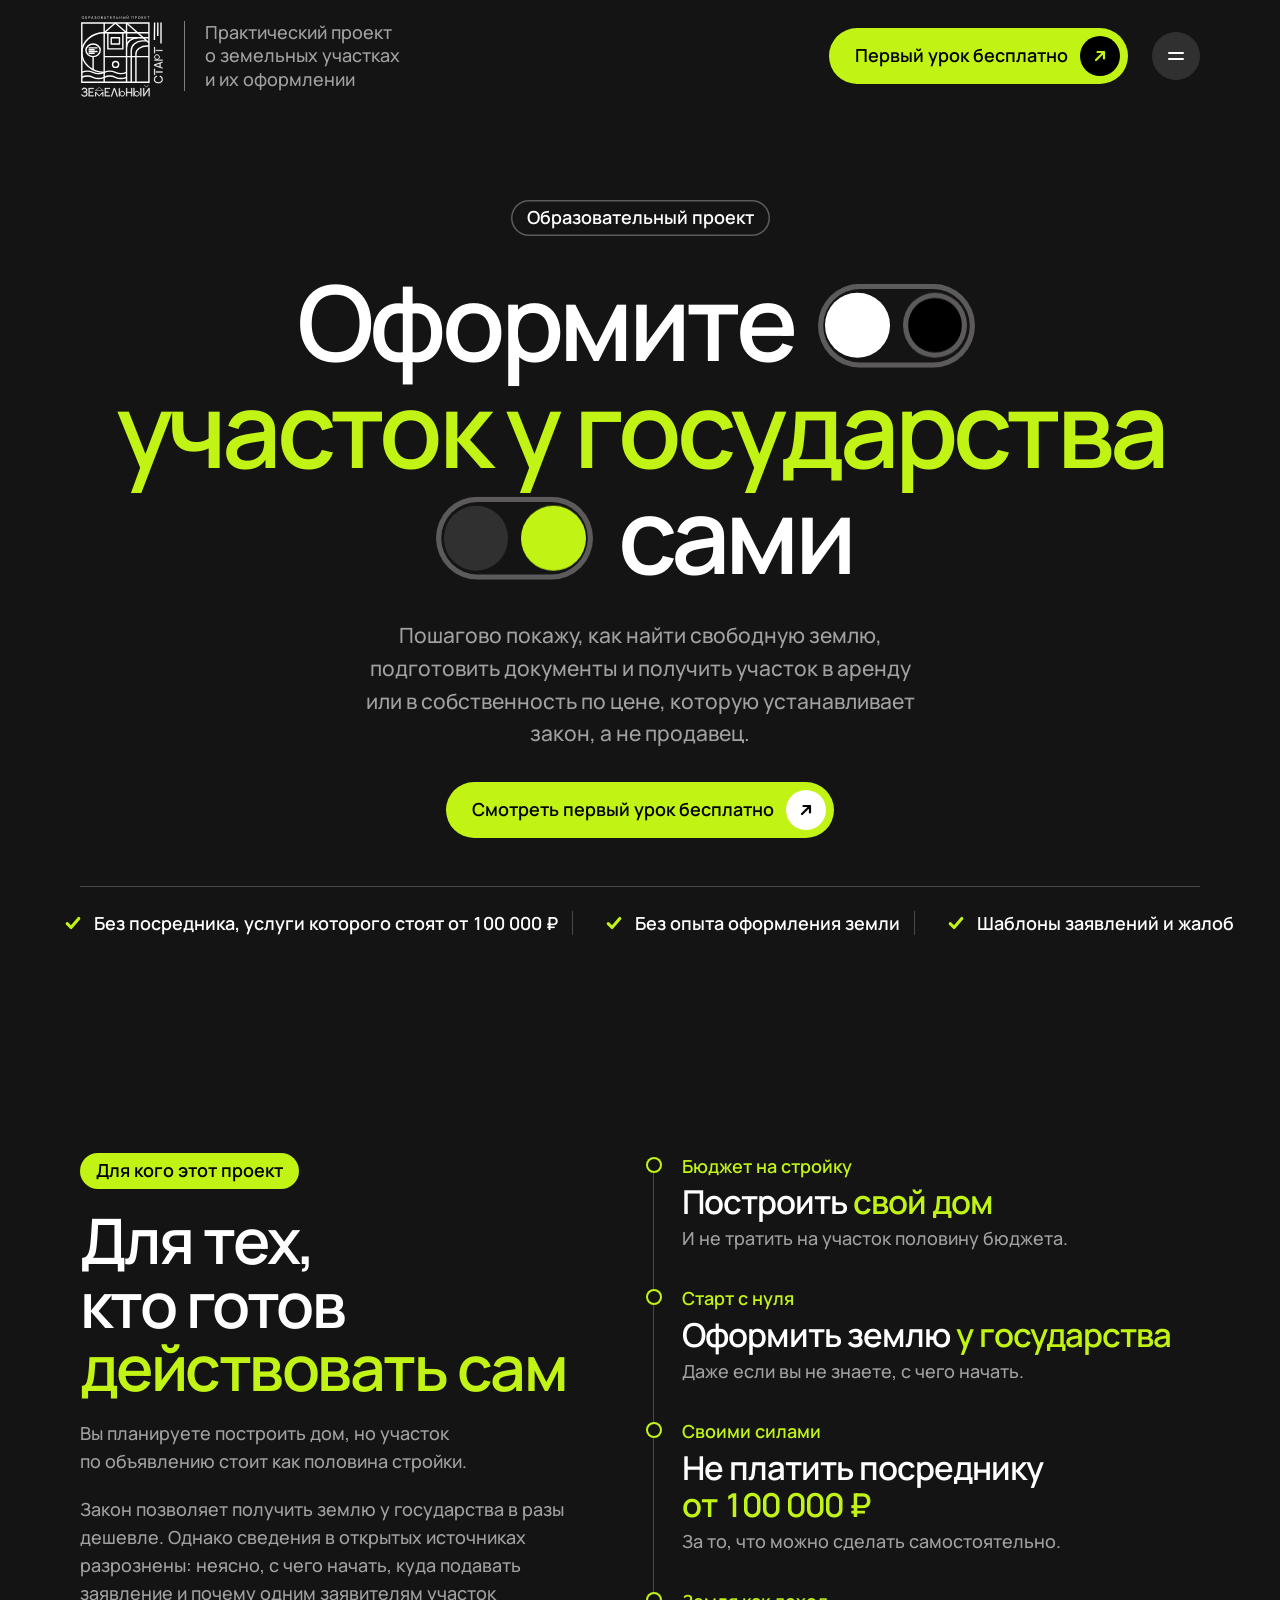
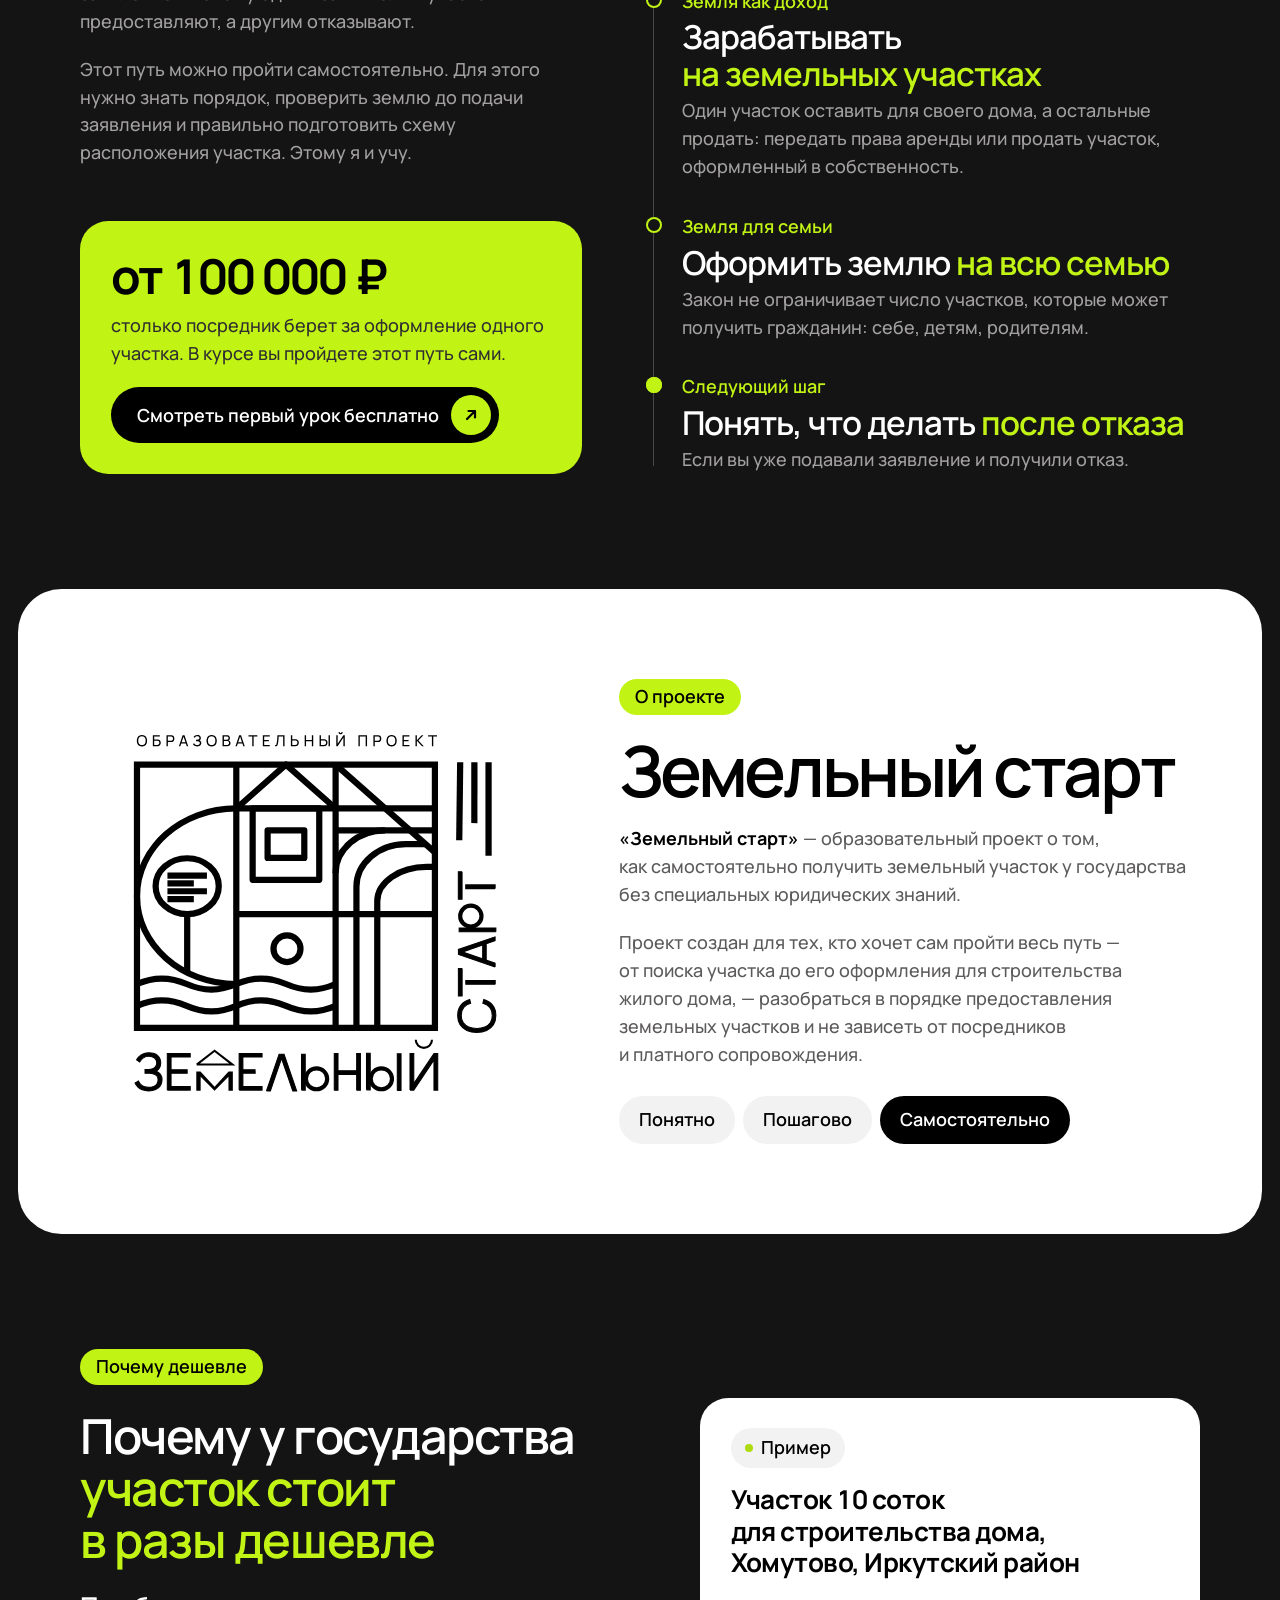
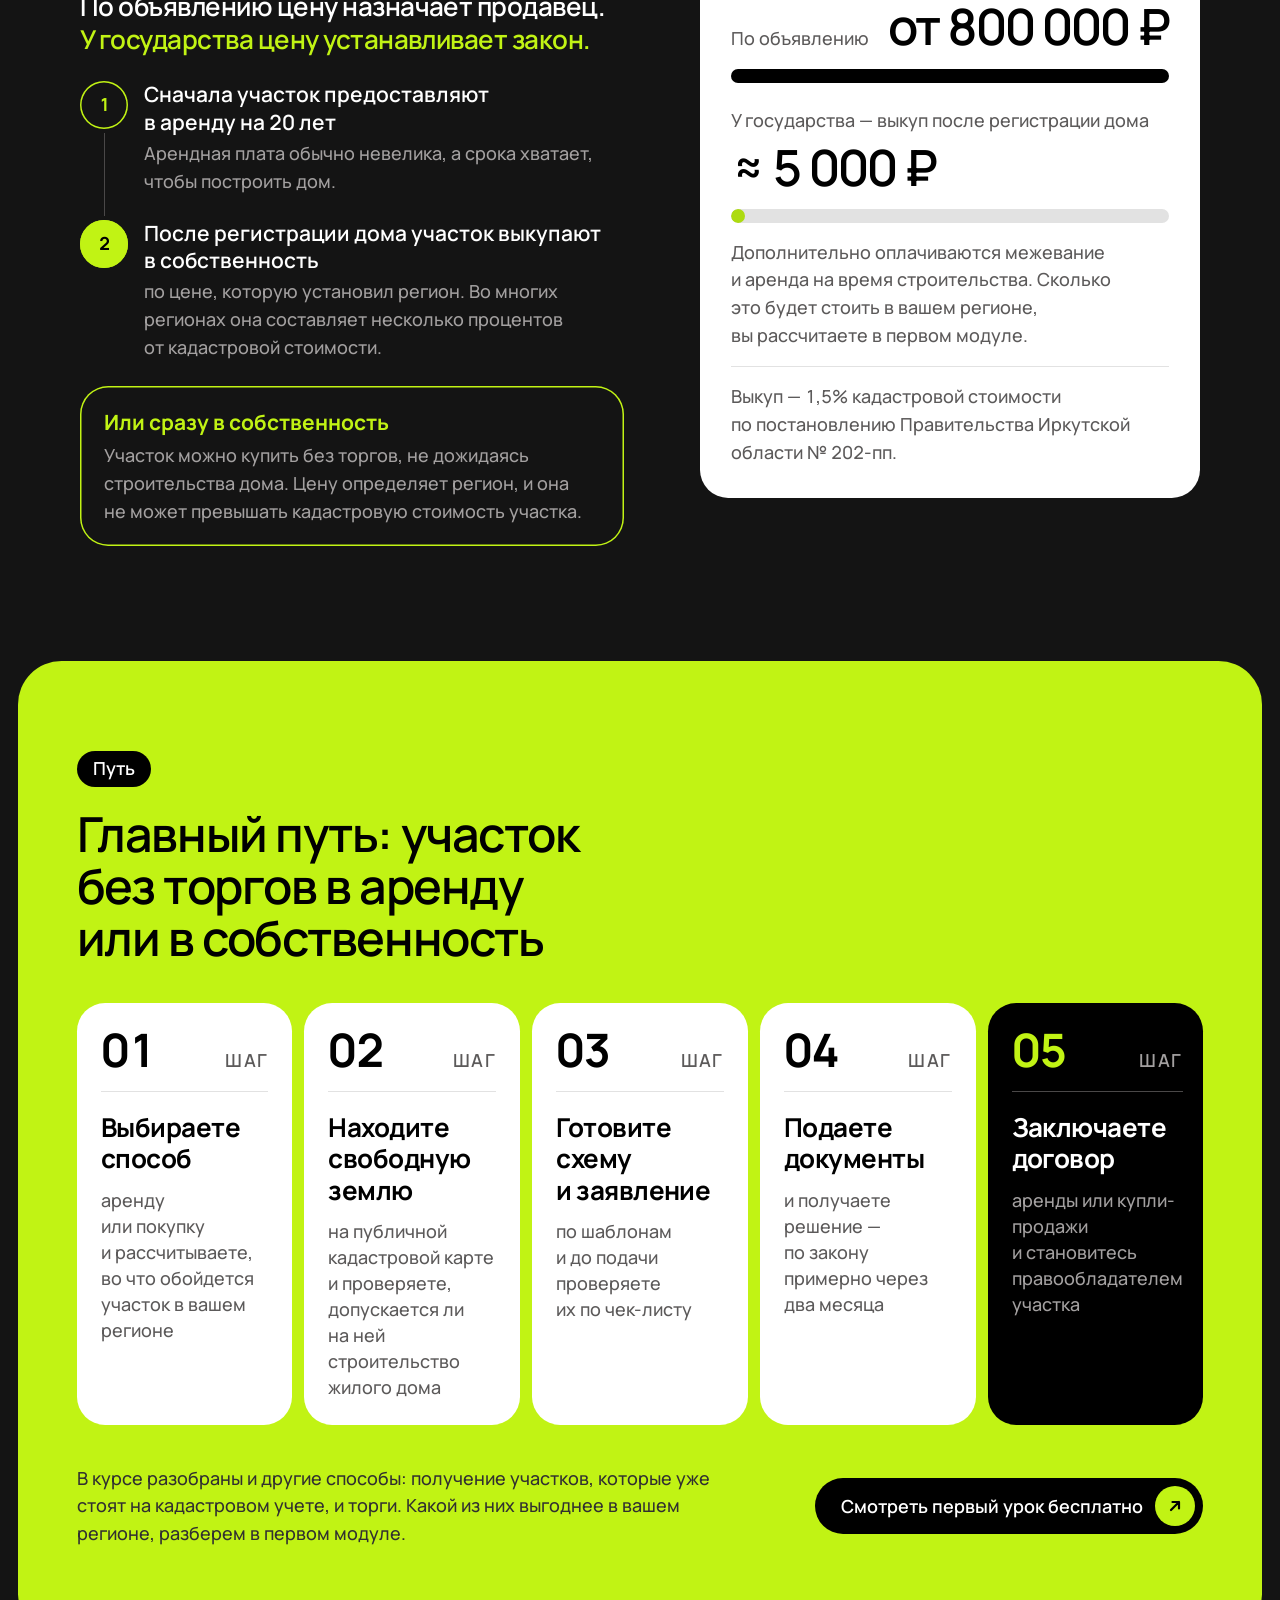
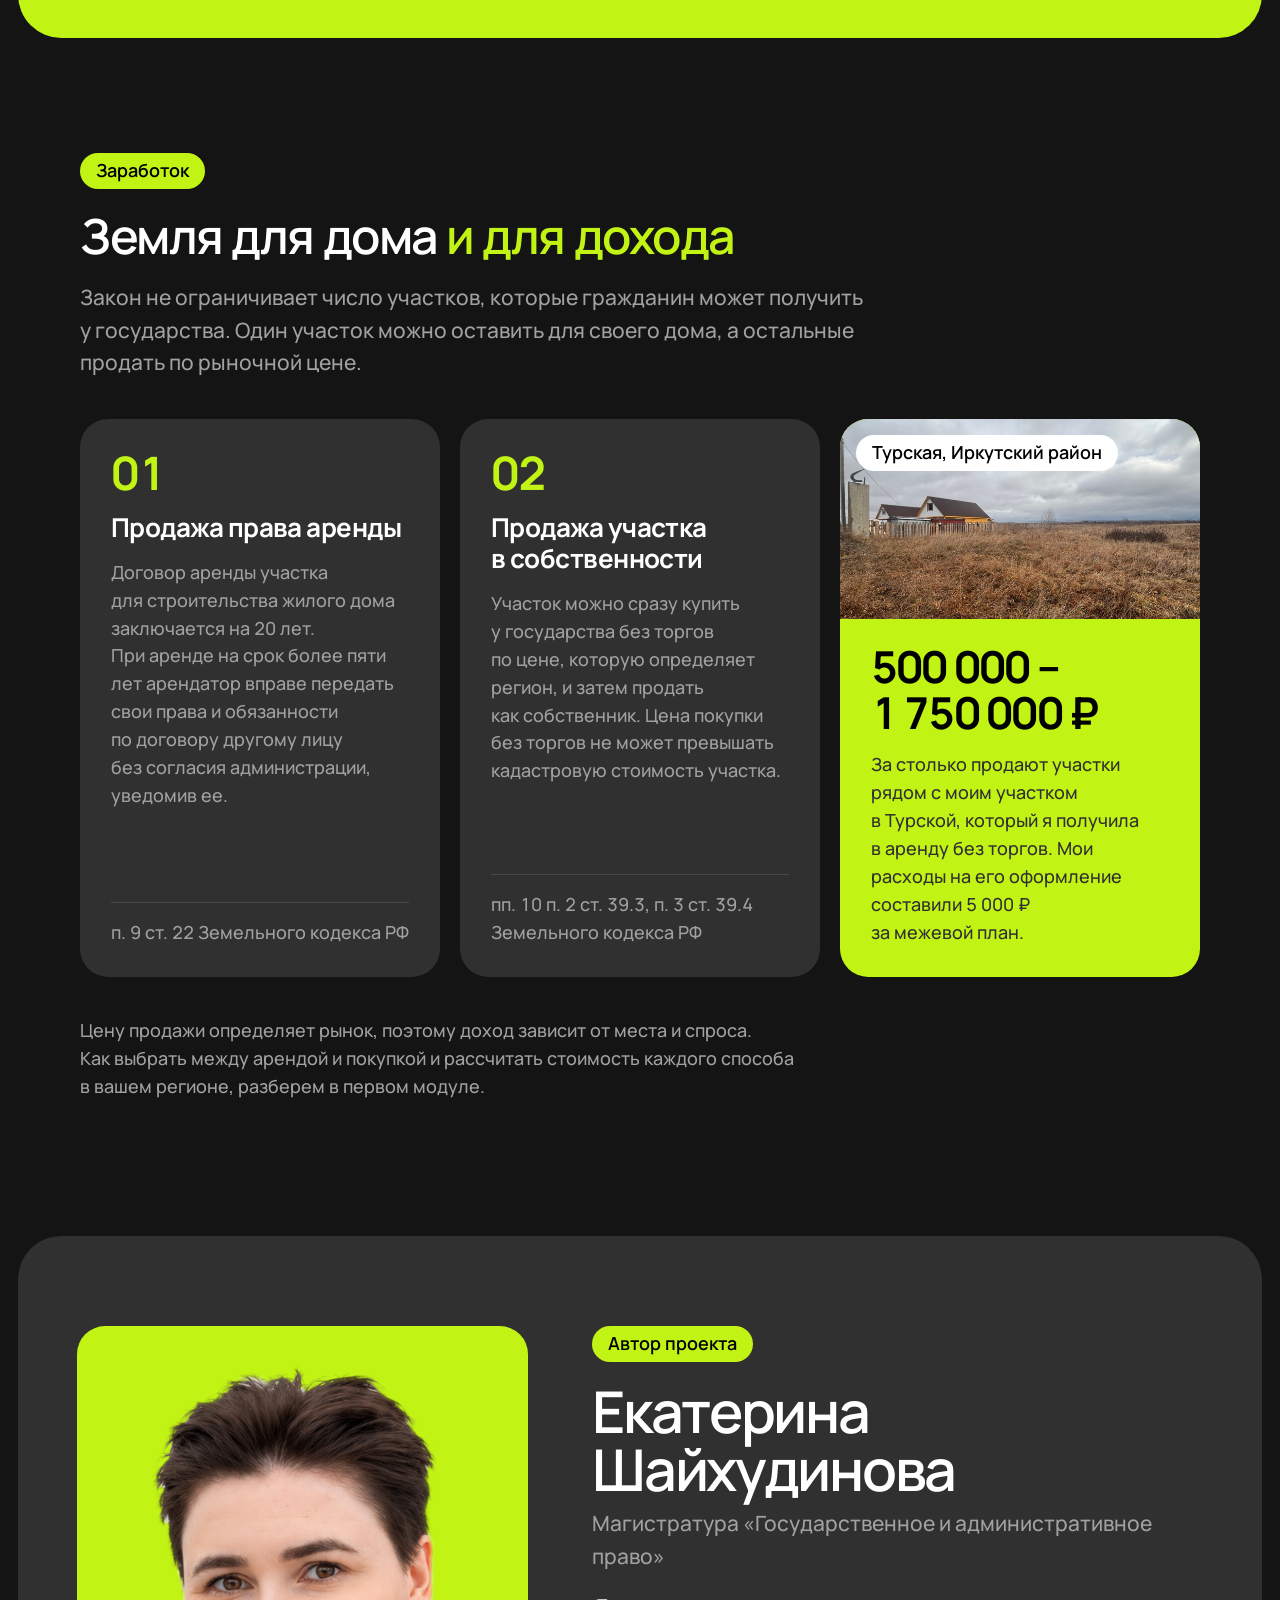
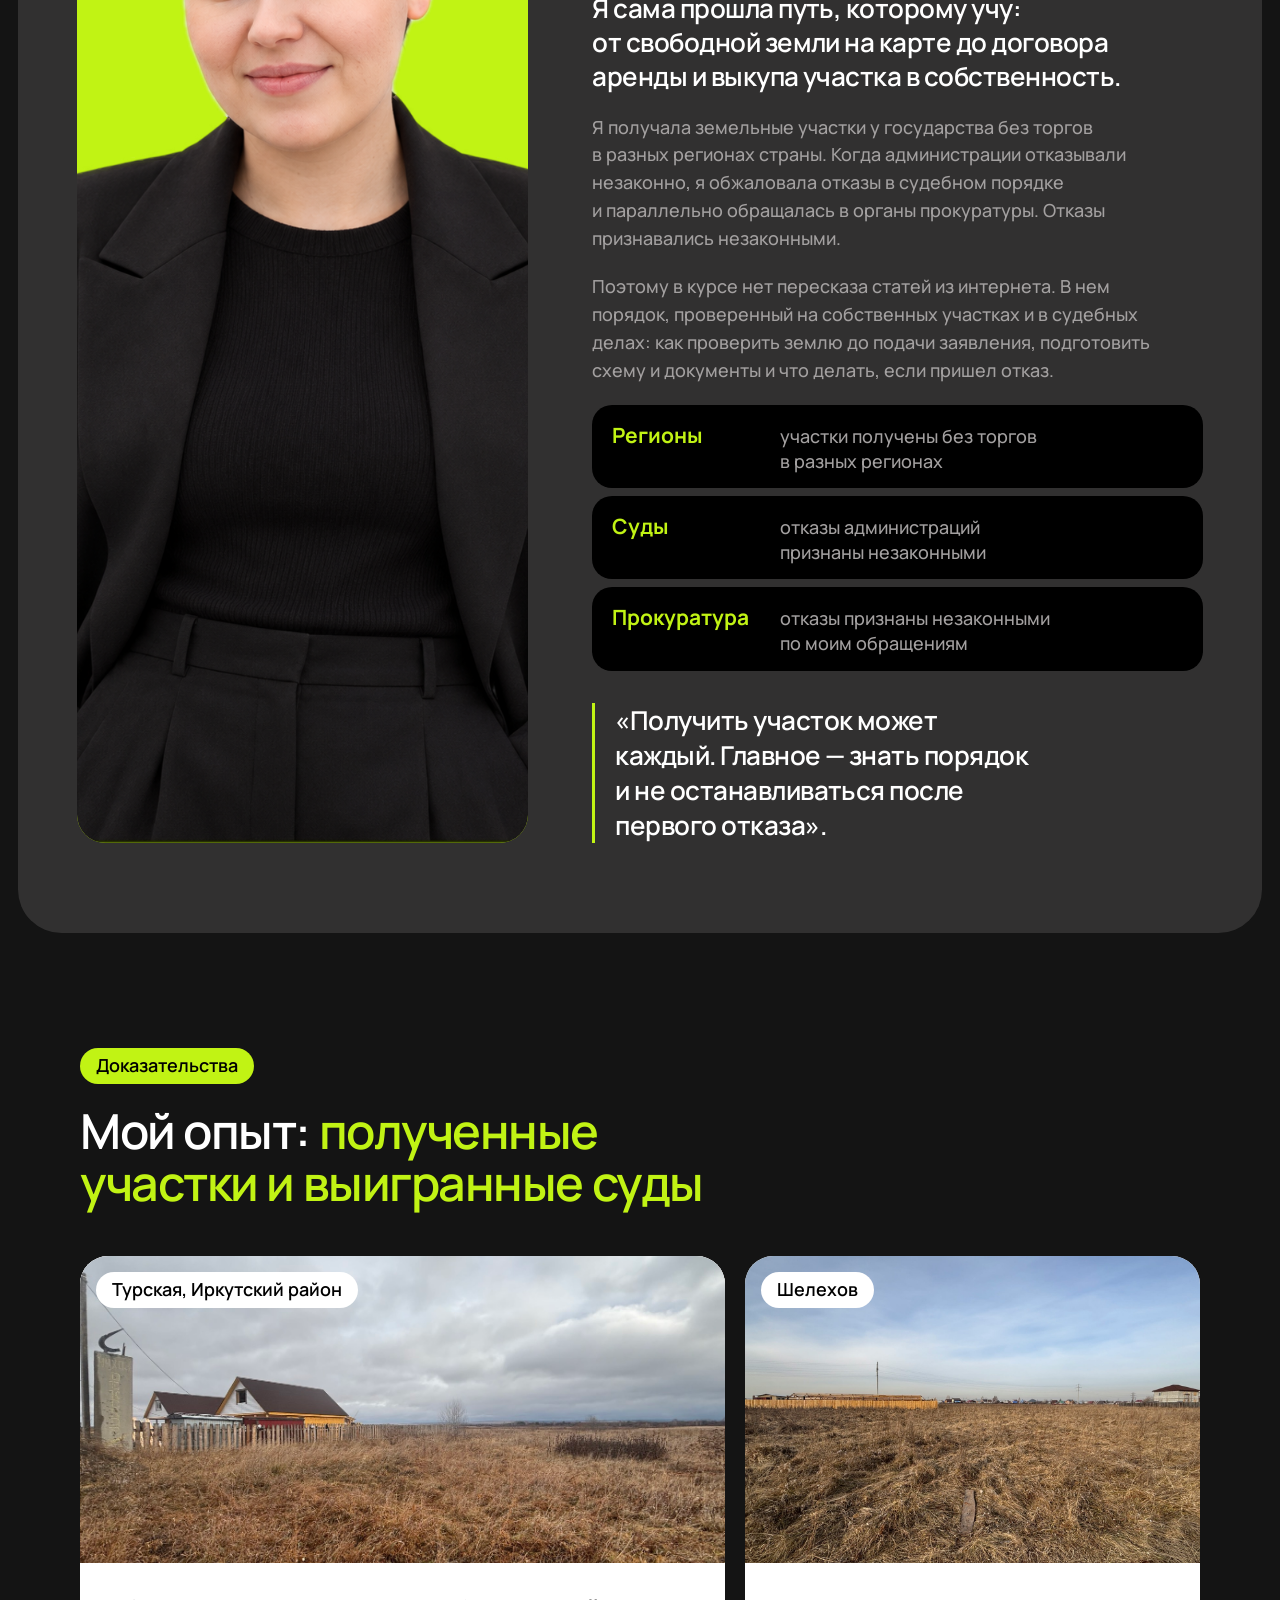
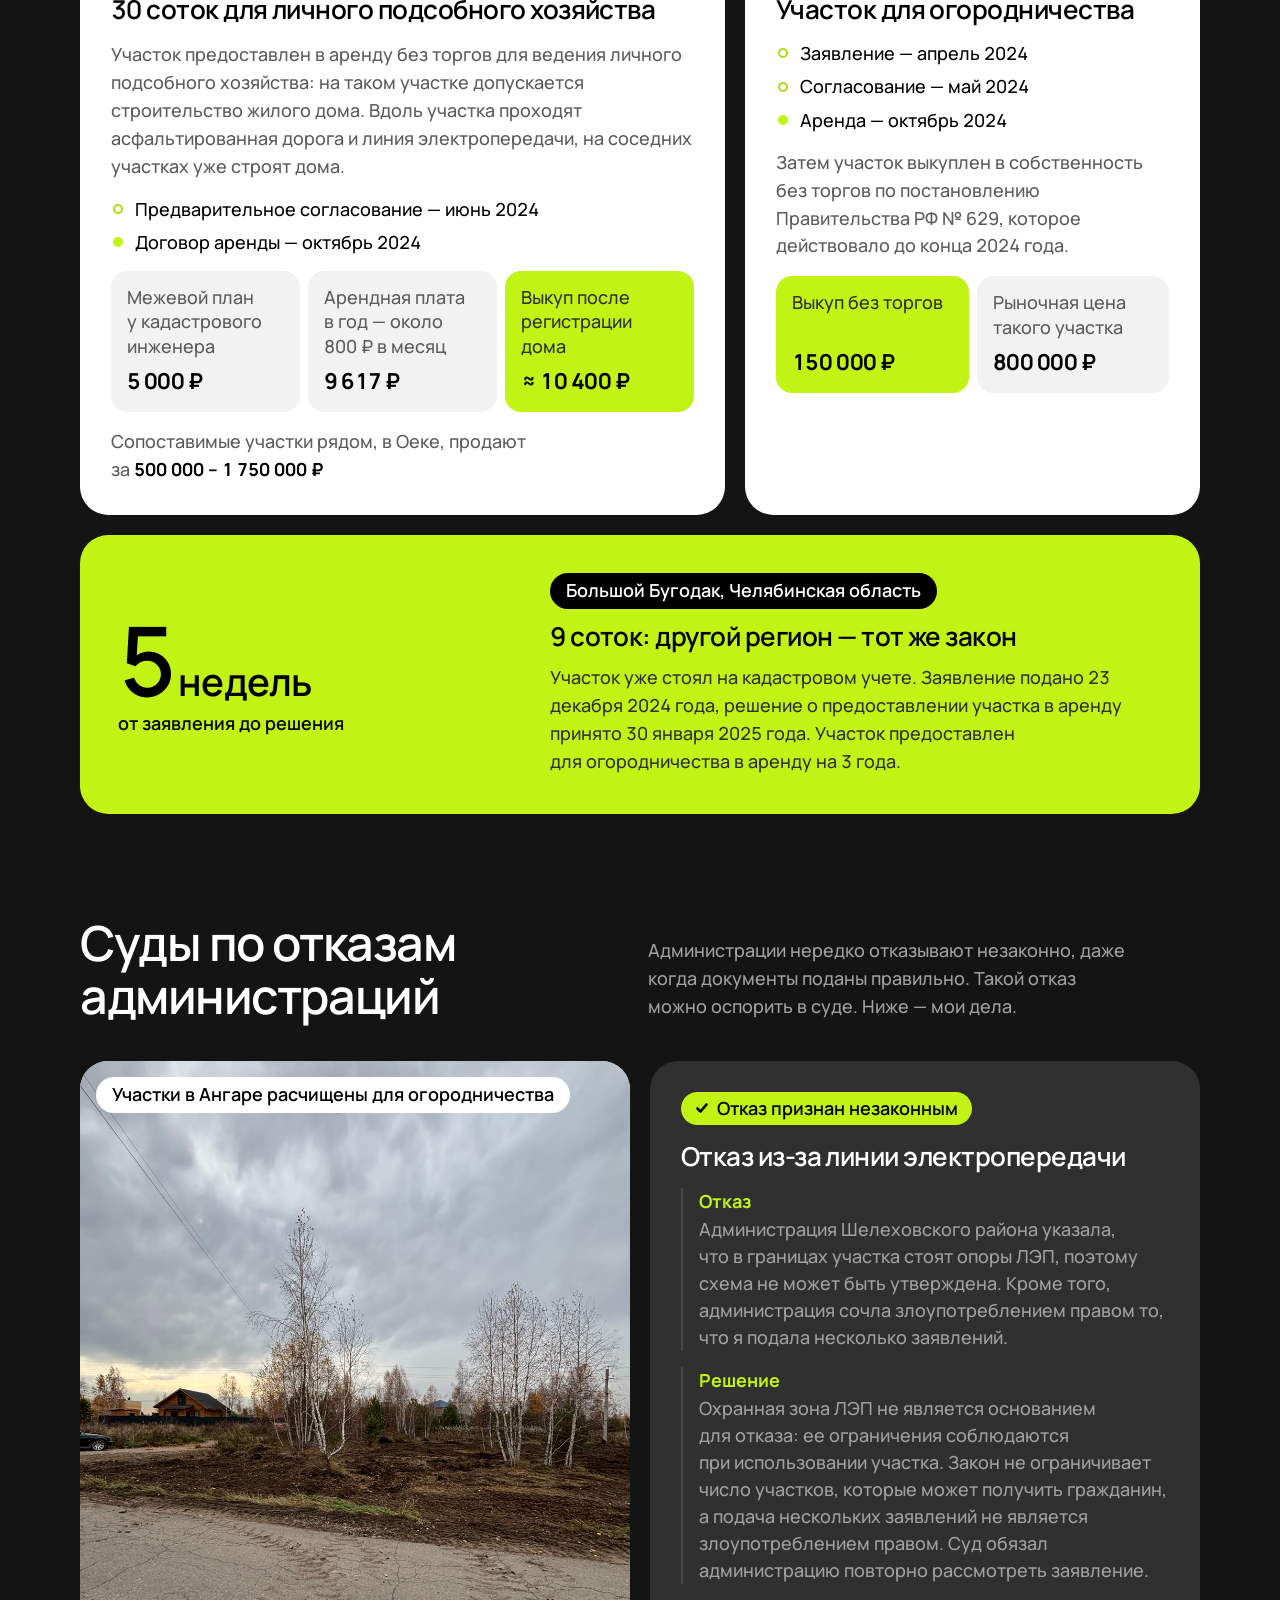
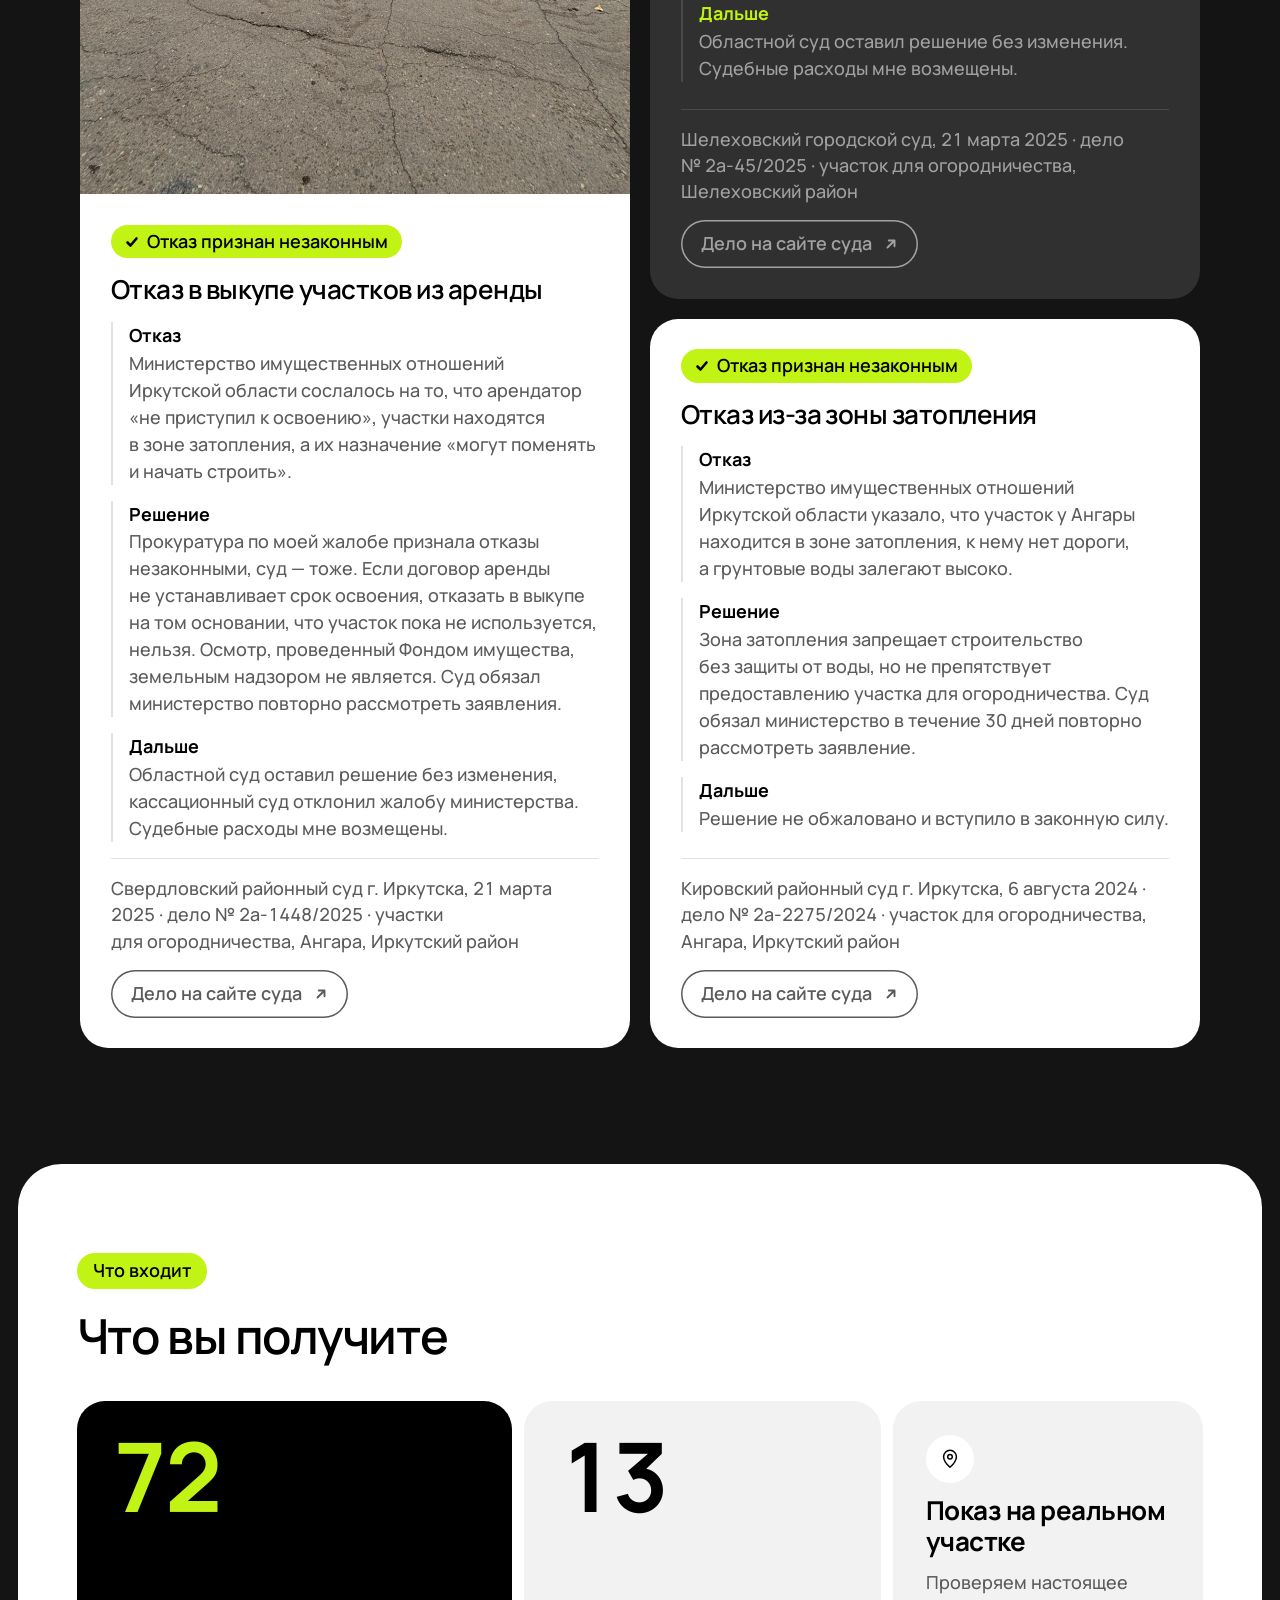
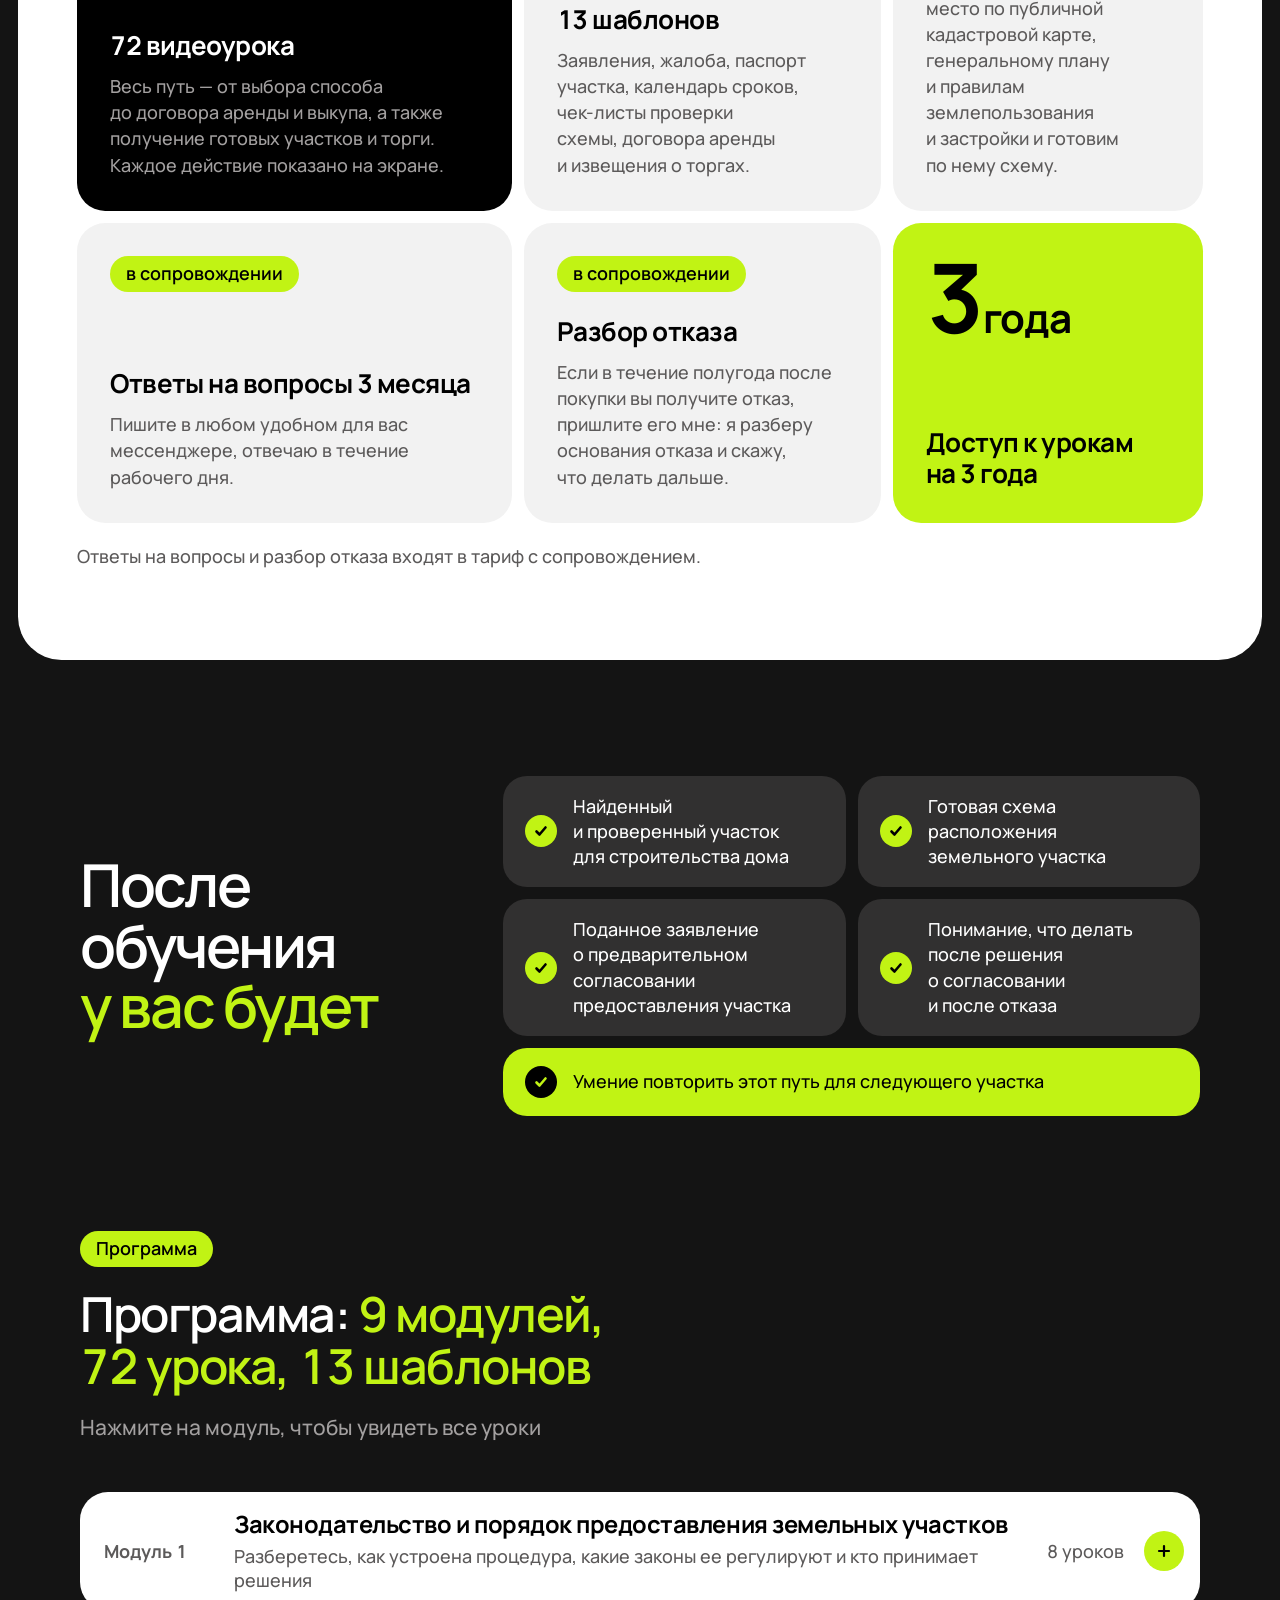
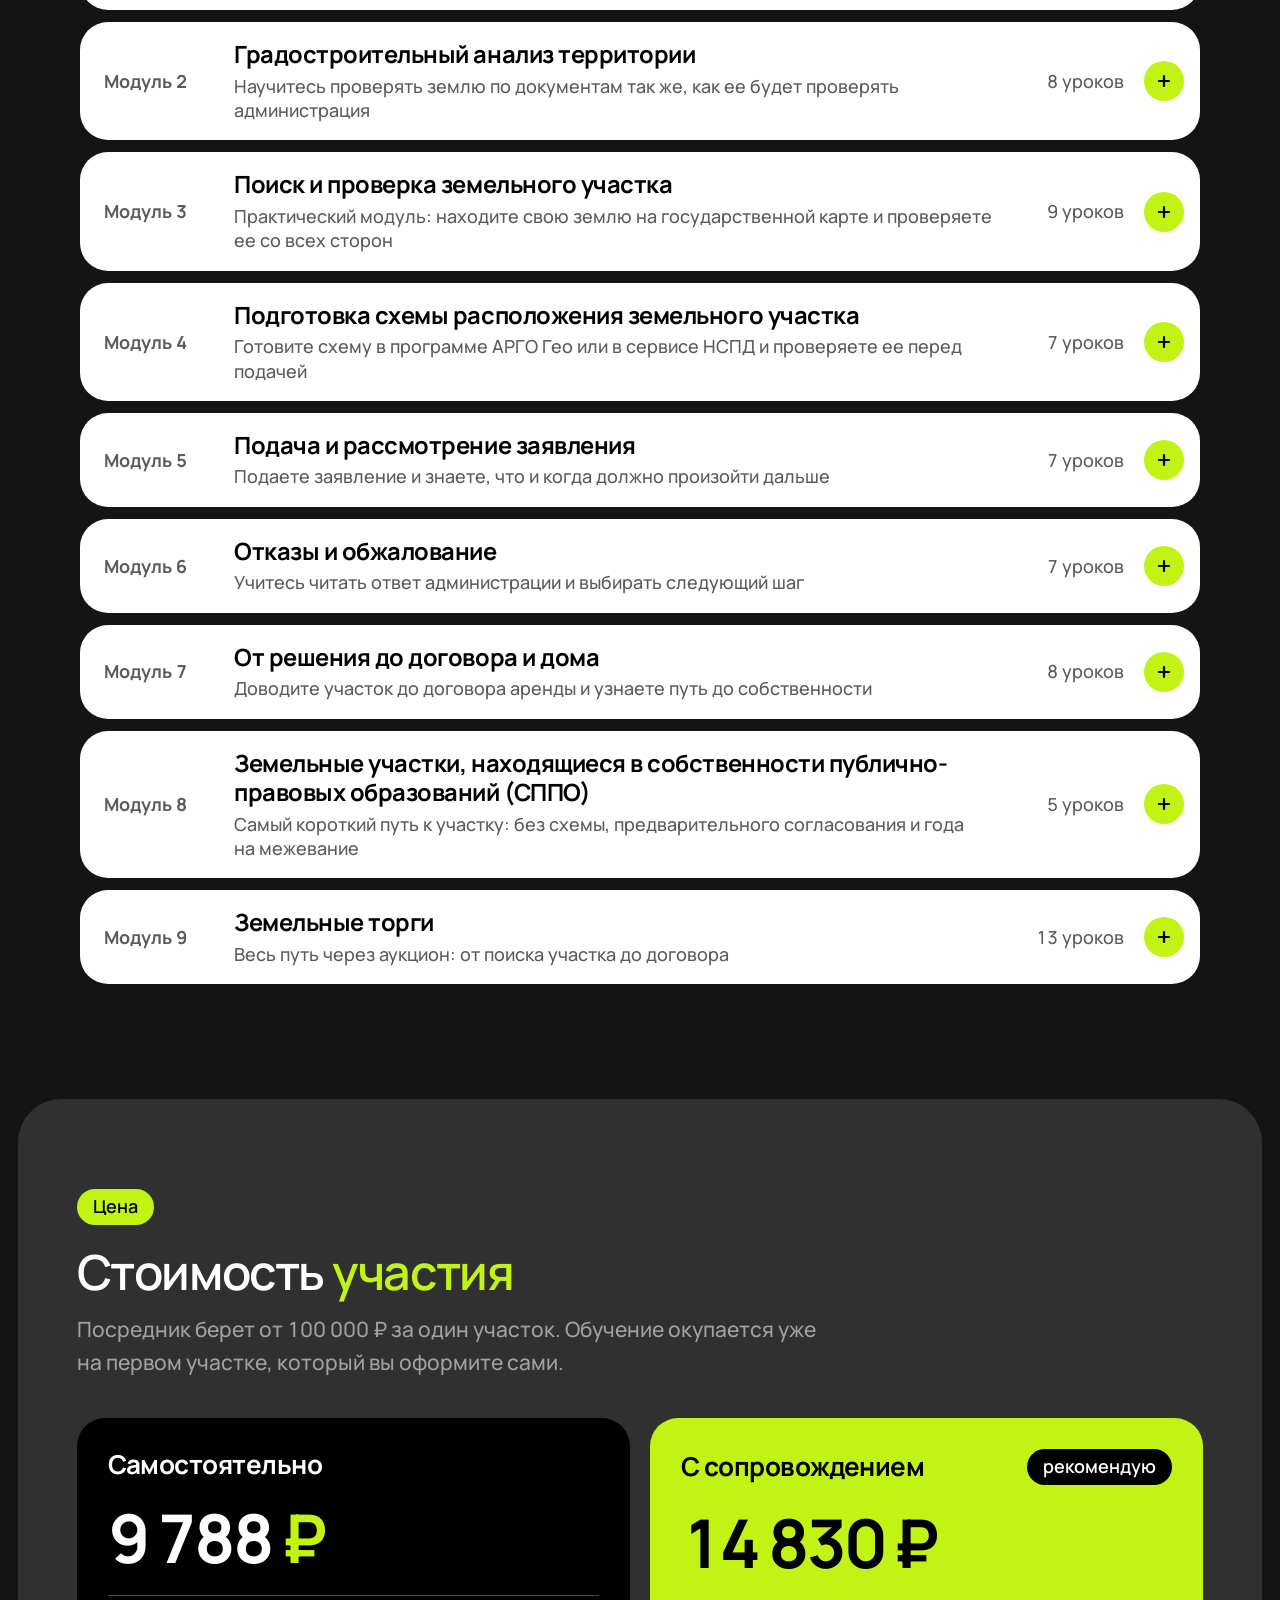
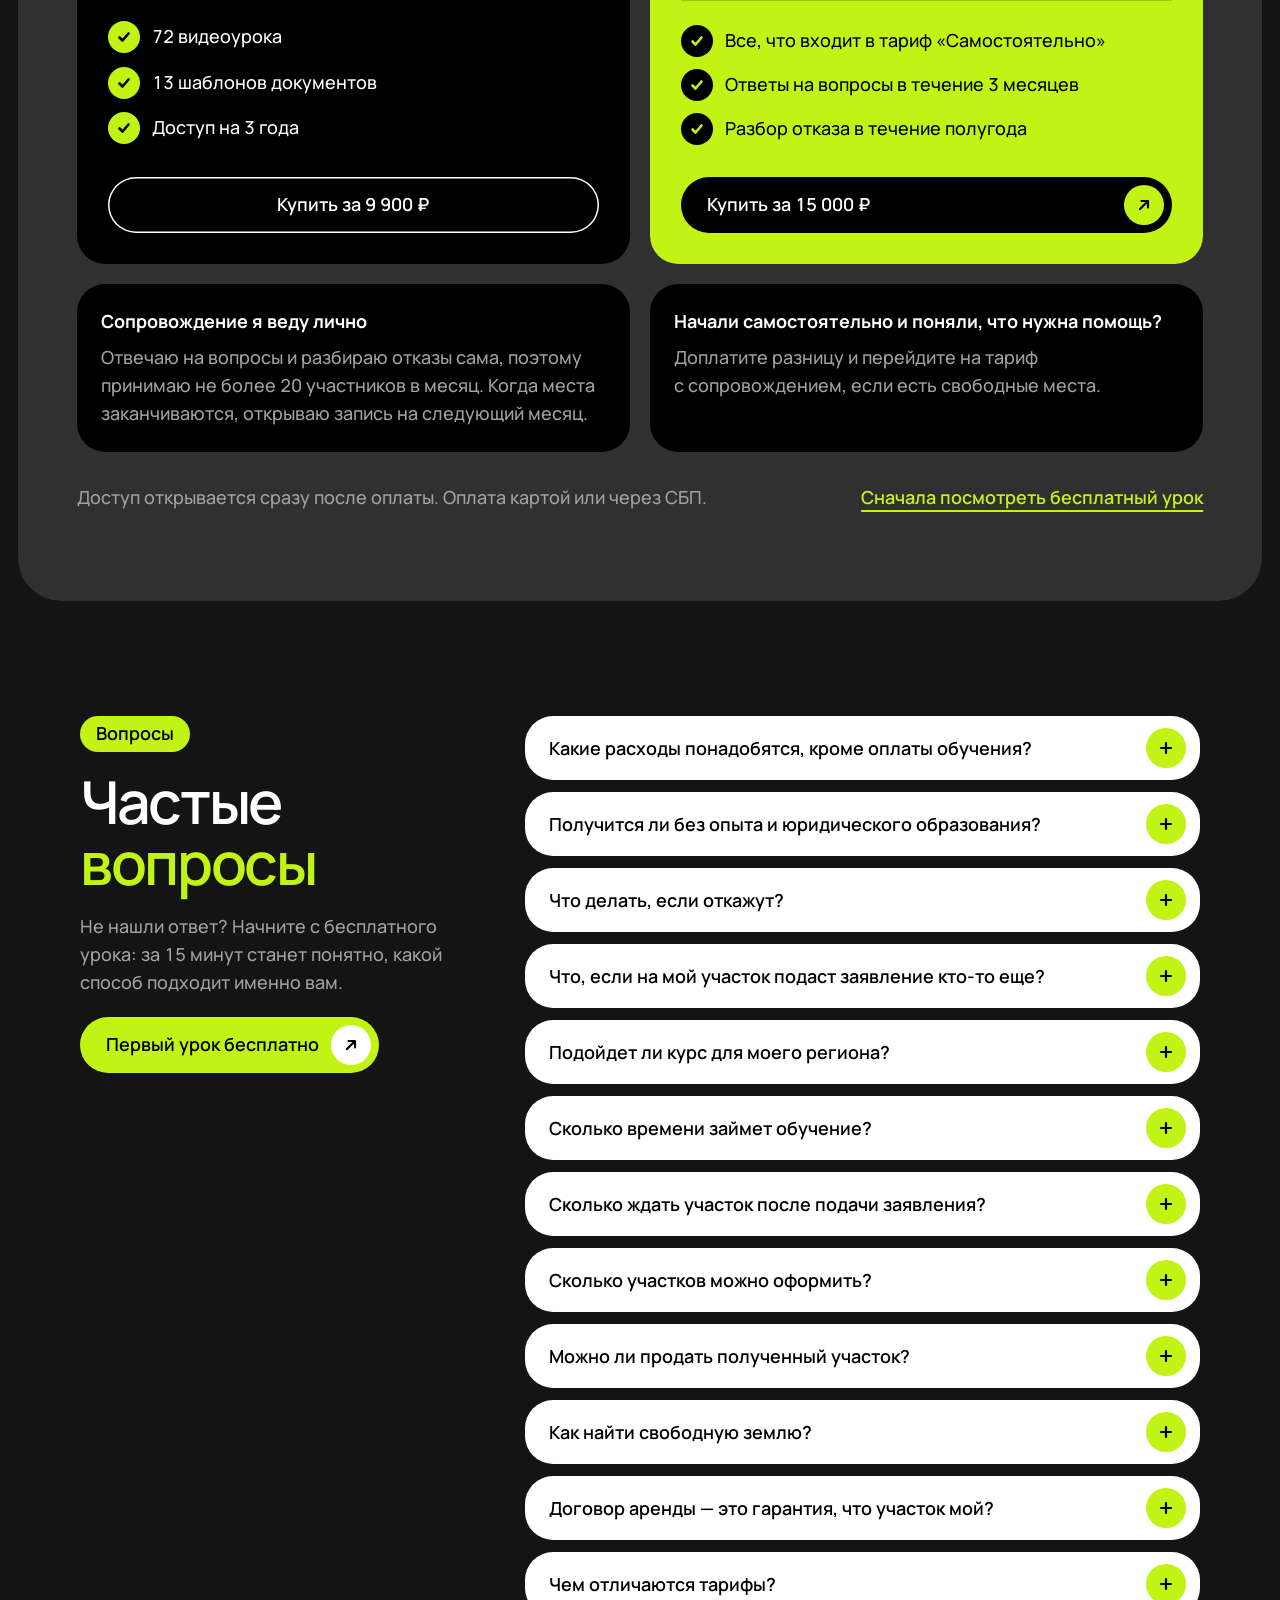
<file: index.html>
<!doctype html>
<html lang="ru">
<head>
  <meta charset="utf-8">
  <meta name="viewport" content="width=device-width, initial-scale=1, viewport-fit=cover">
  <title>Земельный старт — получить земельный участок у государства</title>
  <link rel="preconnect" href="https://fonts.googleapis.com">
  <link rel="preconnect" href="https://fonts.gstatic.com" crossorigin>
  <link href="https://fonts.googleapis.com/css2?family=Manrope:wght@500;600;700&display=swap" rel="stylesheet">
  <link rel="stylesheet" href="styles.css">
</head>
<body>

<svg width="0" height="0" style="position:absolute" aria-hidden="true">
  <symbol id="i-arrow" viewBox="0 0 16 16"><path d="M4 12 12 4M5.5 4H12v6.5"/></symbol>
  <symbol id="i-chev" viewBox="0 0 16 16"><path d="M6 3.5 10.5 8 6 12.5"/></symbol>
  <symbol id="i-plus" viewBox="0 0 16 16"><path d="M8 3v10M3 8h10"/></symbol>
  <symbol id="i-check" viewBox="0 0 14 14"><path d="M2.5 7.5 5.5 10.5 11.5 3.5"/></symbol>
  <symbol id="i-pin" viewBox="0 0 24 24"><path d="M12 21s-7-6.2-7-11.5a7 7 0 0 1 14 0C19 14.8 12 21 12 21Z"/><circle cx="12" cy="9.5" r="2.5"/></symbol>
  <symbol id="i-bump" viewBox="0 0 360 84"><path d="M0 84C58 84 82 82 100 70A82 82 0 0 1 260 70C278 82 302 84 360 84Z"/></symbol>
  <!-- Знак логотипа «Земельный старт» без подписей, контур берет цвет текста -->
  <symbol id="i-logo" viewBox="44 24 108 98" fill="none" stroke="currentColor" stroke-width="2.6">
    <path d="M147.464 28.6783H48.0615V116.526H147.464V28.6783Z"/><path d="M81.1958 28.6783V116.526"/><path d="M114.33 28.6783V116.526"/><path d="M80.6694 78.5479L147.466 78.5458"/><path d="M114.33 28.6783L147.464 57.9616"/><path d="M114.33 43.3199H147.464"/><path d="M114.33 50.6408H147.464"/>
    <path d="M48.0615 72.6031C48.0615 56.43 62.897 43.3199 81.1958 43.3199"/><path d="M48.0615 72.6033C48.0615 88.7764 62.897 101.887 81.1958 101.887"/>
    <path d="M64.8115 78.5503C70.631 78.5503 75.3486 74.381 75.3486 69.2379C75.3486 64.0948 70.631 59.9255 64.8115 59.9255C58.992 59.9255 54.2744 64.0948 54.2744 69.2379C54.2744 74.381 58.992 78.5503 64.8115 78.5503Z"/><path d="M64.8115 78.6886V98.0588"/>
    <path d="M115.295 116.13V64.4899C115.295 56.6217 122.712 50.2445 131.862 50.2445"/><path d="M121.095 116.526V69.095C121.095 61.2268 128.511 54.8496 137.662 54.8496"/><path d="M128.571 115.778V72.0004C128.571 65.3314 137.029 59.9233 147.464 59.9233"/>
    <path d="M48.0615 101.886C53.5846 99.4454 59.1056 99.4454 64.6287 101.886C70.1518 104.327 75.6727 104.327 81.1958 101.886C86.7189 99.4454 92.2399 99.4454 97.7629 101.886C103.286 104.327 108.807 104.327 114.33 101.886"/><path d="M48.0615 109.207C53.5846 106.766 59.1056 106.766 64.6287 109.207C70.1518 111.648 75.6727 111.648 81.1958 109.207C86.7189 106.766 92.2399 106.766 97.7629 109.207C103.286 111.648 108.807 111.648 114.33 109.207"/>
    <path d="M81.7856 43.32L98.4529 30.2311L115.122 43.32H81.7856Z" stroke-linejoin="round"/><path d="M109.565 43.3199H87.3408V67.1162H109.565V43.3199Z" stroke-linejoin="round"/><path d="M92.2822 50.6408H104.517L104.626 59.8062H92.3909L92.2822 50.6408Z" stroke-linejoin="round"/>
  </symbol>
</svg>

<!-- Шапка: как на основном сайте; при прокрутке становится стеклянной плашкой -->
<header class="topbar" data-topbar>
  <div class="topbar__in">
    <a class="brand" href="#top" aria-label="Земельный старт">
      <img class="brand__logo" src="img/logo-white.svg" alt="Логотип проекта «Земельный старт»" width="124" height="124">
      <span class="brand__note">Практический проект<br>о земельных участках<br>и их оформлении</span>
    </a>
    <nav class="topnav" aria-label="Разделы">
      <a href="#about">О проекте</a>
      <a href="#result">Результат</a>
      <a href="#program">Программа</a>
      <a href="#author">Автор</a>
      <a href="#price">Тарифы</a>
    </nav>
    <a class="btn btn--lime btn--ink-circle topbar__cta" href="#lesson" data-open-lesson>Первый урок бесплатно <span class="btn__circle"><svg><use href="#i-arrow"/></svg></span></a>
    <button class="burger" type="button" aria-label="Меню" aria-expanded="false" aria-controls="sheet" data-open-sheet>
      <svg viewBox="0 0 20 20"><path d="M3 7h14M3 13h14"/></svg>
    </button>
  </div>
</header>

<div class="sheet" id="sheet" aria-hidden="true">
  <div class="sheet__top">
    <img class="brand__logo" src="img/logo-white.svg" alt="" width="124" height="124" style="width:56px;height:56px">
    <button class="burger" type="button" aria-label="Закрыть меню" data-close-sheet>
      <svg viewBox="0 0 20 20"><path d="M5 5l10 10M15 5 5 15"/></svg>
    </button>
  </div>
  <nav aria-label="Разделы">
    <a href="#about" data-close-sheet>О проекте</a>
    <a href="#path" data-close-sheet>Путь</a>
    <a href="#income" data-close-sheet>Заработок</a>
    <a href="#author" data-close-sheet>Автор</a>
    <a href="#experience" data-close-sheet>Участки и суды</a>
    <a href="#program" data-close-sheet>Программа</a>
    <a href="#price" data-close-sheet>Тарифы</a>
    <a href="#faq" data-close-sheet>Вопросы</a>
  </nav>
  <a class="btn btn--lime" href="#lesson" data-open-lesson data-close-sheet>Первый урок бесплатно <span class="btn__circle"><svg><use href="#i-arrow"/></svg></span></a>
</div>

<!-- 01. Первый экран -->
<section class="hero" id="top" aria-labelledby="h-hero">
  <div class="wrap hero__in">
    <span class="tag tag--outline">Образовательный проект</span>
    <h1 id="h-hero" class="hero__title lines-in">
      <span class="line">Оформите <span class="inset inset--toggle inset--mono" aria-hidden="true"><i></i><i></i></span></span>
      <span class="line lime">участок у государства</span>
      <span class="line"><span class="inset inset--toggle" aria-hidden="true"><i></i><i></i></span> сами</span>
    </h1>
    <p class="hero__lead">Пошагово покажу, как найти свободную землю, подготовить документы и получить участок в аренду или в собственность по цене, которую устанавливает закон, а не продавец.</p>
    <div class="hero__actions">
      <a class="btn btn--lime btn--fit" href="#lesson" data-open-lesson>Смотреть первый урок бесплатно <span class="btn__circle"><svg><use href="#i-arrow"/></svg></span></a>
    </div>
    <ul class="hero__points">
      <li><svg class="hero__tick" aria-hidden="true"><use href="#i-check"/></svg><span>Без посредника, услуги которого стоят от 100 000 ₽</span></li>
      <li><svg class="hero__tick" aria-hidden="true"><use href="#i-check"/></svg><span>Без опыта оформления земли</span></li>
      <li><svg class="hero__tick" aria-hidden="true"><use href="#i-check"/></svg><span>Шаблоны заявлений и жалоб</span></li>
    </ul>
  </div>
</section>

<main>

<!-- 02. Для кого -->
<section class="section" id="audience" aria-labelledby="h-aud">
  <div class="wrap aud">
    <div class="aud__intro">
      <span class="tag">Для кого этот проект</span>
      <h2 id="h-aud">Для тех, кто готов <span class="lime">действовать сам</span></h2>
      <p>Вы планируете построить дом, но участок по объявлению стоит как половина стройки.</p>
      <p>Закон позволяет получить землю у государства в разы дешевле. Однако сведения в открытых источниках разрознены: неясно, с чего начать, куда подавать заявление и почему одним заявителям участок предоставляют, а другим отказывают.</p>
      <p>Этот путь можно пройти самостоятельно. Для этого нужно знать порядок, проверить землю до подачи заявления и правильно подготовить схему расположения участка. Этому я и учу.</p>
    <div class="aud__cta">
        <b class="aud__cta-num">от 100 000 ₽</b>
        <p>столько посредник берет за оформление одного участка. В курсе вы пройдете этот путь сами.</p>
        <a class="btn btn--black btn--lime-circle btn--fit" href="#lesson" data-open-lesson>Смотреть первый урок бесплатно <span class="btn__circle"><svg><use href="#i-arrow"/></svg></span></a>
      </div>
    </div>
    <ul class="aud__list">
      <li><span class="aud__label">Бюджет на стройку</span><h3>Построить <span class="lime">свой дом</span></h3><p>И не тратить на участок половину бюджета.</p></li>
      <li><span class="aud__label">Старт с нуля</span><h3>Оформить землю <span class="lime">у государства</span></h3><p>Даже если вы не знаете, с чего начать.</p></li>
      <li><span class="aud__label">Своими силами</span><h3>Не платить посреднику <span class="lime">от 100 000 ₽</span></h3><p>За то, что можно сделать самостоятельно.</p></li>
      <li><span class="aud__label">Земля как доход</span><h3>Зарабатывать <span class="lime">на земельных участках</span></h3><p>Один участок оставить для своего дома, а остальные продать: передать права аренды или продать участок, оформленный в собственность.</p></li>
      <li><span class="aud__label">Земля для семьи</span><h3>Оформить землю <span class="lime">на всю семью</span></h3><p>Закон не ограничивает число участков, которые может получить гражданин: себе, детям, родителям.</p></li>
      <li><span class="aud__label">Следующий шаг</span><h3>Понять, что делать <span class="lime">после отказа</span></h3><p>Если вы уже подавали заявление и получили отказ.</p></li>
    </ul>
  </div>
</section>

<!-- 03. О проекте: логотип чертится линиями, как на основном сайте -->
<section class="shell shell--white on-white about-shell" id="about" aria-labelledby="h-about">
  <div class="wrap about">
    <div class="about__logo"><svg class="logo-draw" role="img" aria-label="Логотип «Земельный старт»" viewBox="45.4 15.8 124.4 123.7" fill="none" xmlns="http://www.w3.org/2000/svg">
<g clip-path="url(#clip0_4_554)">
<path d="M147.464 28.678H48.062V116.526H147.464Z" stroke="#000000" stroke-width="2.076"/>
<path d="M81.196 28.678V116.526" stroke="#000000" stroke-width="2.076"/>
<path d="M114.33 28.678V116.526" stroke="#000000" stroke-width="2.076"/>
<path d="M81.196 78.548H147.464" stroke="#000000" stroke-width="2.076"/>
<path d="M114.33 28.678L147.464 57.962" stroke="#000000" stroke-width="2.076"/>
<path d="M114.33 43.32H147.464" stroke="#000000" stroke-width="2.076"/>
<path d="M114.33 50.641H147.464" stroke="#000000" stroke-width="2.076"/>
<path d="M48.062 72.603C48.062 56.43 62.897 43.32 81.196 43.32" stroke="#000000" stroke-width="2.076"/>
<path d="M48.062 72.603C48.062 88.776 62.897 101.886 81.196 101.886" stroke="#000000" stroke-width="2.076"/>
<path d="M64.8115 78.5503C70.631 78.5503 75.3486 74.381 75.3486 69.2379C75.3486 64.0948 70.631 59.9255 64.8115 59.9255C58.992 59.9255 54.2744 64.0948 54.2744 69.2379C54.2744 74.381 58.992 78.5503 64.8115 78.5503Z" stroke="#000000" stroke-width="2.076"/>
<path d="M48.0615 101.886C53.5846 99.4454 59.1056 99.4454 64.6287 101.886C70.1518 104.327 75.6727 104.327 81.1958 101.886C86.7189 99.4454 92.2399 99.4454 97.7629 101.886C103.286 104.327 108.807 104.327 114.33 101.886" stroke="#000000" stroke-width="2.076"/>
<path d="M48.0615 109.207C53.5846 106.766 59.1056 106.766 64.6287 109.207C70.1518 111.648 75.6727 111.648 81.1958 109.207C86.7189 106.766 92.2399 106.766 97.7629 109.207C103.286 111.648 108.807 111.648 114.33 109.207" stroke="#000000" stroke-width="2.076"/>
<path d="M58.2236 65.687H71.3998" stroke="#000000" stroke-width="2.076"/>
<path d="M58.2236 68.3135H67.0291" stroke="#000000" stroke-width="2.076"/>
<path d="M58.2236 73.5638H67.0291" stroke="#000000" stroke-width="2.076"/>
<path d="M58.2236 70.9375H71.3998" stroke="#000000" stroke-width="2.076"/>
<path d="M98.1099 94.5442C100.598 94.5442 102.615 92.5616 102.615 90.1159C102.615 87.6703 100.598 85.6877 98.1099 85.6877C95.6219 85.6877 93.605 87.6703 93.605 90.1159C93.605 92.5616 95.6219 94.5442 98.1099 94.5442Z" stroke="#000000" stroke-width="2.076"/>
<path d="M64.8115 78.5503V98.061" stroke="#000000" stroke-width="2.076"/>
<path d="M81.196 43.32L97.763 28.678L114.33 43.32Z" stroke="#000000" stroke-width="2.076" stroke-linejoin="round"/>
<path d="M86.651 43.32V67.116H108.875V43.32Z" stroke="#000000" stroke-width="2.076" stroke-linejoin="round"/>
<path d="M91.643 50.641H103.883V59.806H91.643Z" stroke="#000000" stroke-width="2.076" stroke-linejoin="round"/>
<path d="M114.33 64.841C114.33 56.998 121.717 50.641 130.83 50.641" stroke="#000000" stroke-width="2.076"/>
<path d="M121.28 116.526V69.441C121.28 61.598 128.667 55.241 137.78 55.241H144.385" stroke="#000000" stroke-width="2.076"/>
<path d="M128.23 116.526V74.3C128.23 67.949 135.617 62.8 144.73 62.8H147.464" stroke="#000000" stroke-width="2.076"/>
<path d="M67.8493 137.487V131.08H69.2487L73.9496 136.184L78.625 131.08H80.0436V137.483H78.5824V132.82L73.9454 137.487L69.3084 132.82V137.487H67.8472H67.8493Z" fill="#000000"/>
<path d="M67.9961 128.761L73.9473 124.149L79.8985 128.761H67.9961Z" stroke="#000000" stroke-width="0.692"/>
<path d="M51.9593 137.538C51.1264 137.538 50.4065 137.417 49.7973 137.172C49.1881 136.929 48.6897 136.608 48.2978 136.207C47.908 135.809 47.6162 135.377 47.4224 134.912L48.5619 134.25C48.6982 134.635 48.9134 134.987 49.2073 135.304C49.5012 135.621 49.8804 135.873 50.3469 136.06C50.8112 136.248 51.3629 136.341 52.004 136.341C52.6451 136.341 53.2287 136.237 53.691 136.026C54.1532 135.817 54.5025 135.521 54.741 135.142C54.9796 134.763 55.0968 134.32 55.0968 133.817C55.0968 133.261 54.9647 132.831 54.6984 132.527C54.4322 132.22 54.0744 132.005 53.6271 131.877C53.1798 131.749 52.6813 131.677 52.1318 131.66C51.7186 131.643 51.4246 131.632 51.2478 131.626C51.0732 131.619 50.956 131.617 50.9007 131.617H50.7388V130.411H51.054C51.2244 130.411 51.4055 130.411 51.5972 130.407C51.7889 130.405 51.9422 130.401 52.0551 130.394C52.8645 130.354 53.5014 130.143 53.9657 129.758C54.4301 129.372 54.6622 128.852 54.6622 128.194C54.6622 127.498 54.4173 126.957 53.9274 126.571C53.4375 126.186 52.8049 125.994 52.0296 125.994C51.299 125.994 50.6834 126.169 50.1828 126.516C49.6823 126.865 49.2733 127.329 48.956 127.913L47.9357 127.157C48.3212 126.467 48.8644 125.9 49.5673 125.457C50.2702 125.016 51.1009 124.795 52.0658 124.795C52.5812 124.795 53.0754 124.865 53.5482 125.008C54.0211 125.148 54.4407 125.359 54.8049 125.636C55.1713 125.913 55.4589 126.262 55.6719 126.686C55.8849 127.108 55.9914 127.602 55.9914 128.169C55.9914 128.831 55.8444 129.408 55.5547 129.902C55.2629 130.394 54.888 130.767 54.4301 131.016C55.052 131.204 55.5419 131.532 55.8955 132.003C56.2491 132.473 56.4259 133.087 56.4259 133.847C56.4259 134.608 56.2427 135.247 55.8742 135.8C55.5057 136.356 54.986 136.784 54.315 137.087C53.6441 137.389 52.8603 137.541 51.9657 137.541L51.9593 137.538Z" fill="#000000" stroke="#000000" stroke-width="0.346" stroke-miterlimit="10"/>
<path d="M58.1787 137.283V125.048H65.8254V126.245H59.429V130.475H64.8073V131.673H59.429V136.082H65.8254V137.279H58.1787V137.283Z" fill="#000000" stroke="#000000" stroke-width="0.346" stroke-miterlimit="10"/>
<path d="M82.1436 137.283V125.048H89.7903V126.245H83.3939V130.475H87.4515L87.5069 131.673H83.3939V136.082H89.7903V137.279H82.1436V137.283Z" fill="#000000" stroke="#000000" stroke-width="0.346" stroke-miterlimit="10"/>
<path d="M134.908 137.423V125.189H136.156V137.423H134.908ZM121.357 137.296V125.061H122.605V137.296H121.357ZM113.878 137.296V125.061H115.127V137.296H113.878ZM121.749 132.088H114.505V130.84H121.749V132.088ZM124.633 137.195V124.961H125.881V137.195H124.633Z" fill="#000000" stroke="#000000" stroke-width="0.346" stroke-miterlimit="10"/>
<path d="M139.151 137.283V125.048H140.41V135.074L147.147 125.048H148.404V137.283H147.147V127.248L140.41 137.283H139.151Z" fill="#000000" stroke="#000000" stroke-width="0.346" stroke-miterlimit="10"/>
<path d="M91.2619 137.568L95.475 125.333H97.1322L101.345 137.568H100.046L96.0437 126.03H96.5358L92.5591 137.568H91.2598H91.2619Z" fill="#000000" stroke="#000000" stroke-width="0.346" stroke-miterlimit="10"/>
<path d="M146.485 120.475C146.485 121.97 145.273 123.184 143.775 123.184C142.28 123.184 141.066 121.972 141.066 120.475" stroke="#000000" stroke-width="0.692"/>
<path d="M49.7182 22.6121C49.3519 22.6121 49.0409 22.5311 48.7853 22.3693C48.5297 22.2074 48.3359 21.9816 48.2017 21.694C48.0675 21.4065 48.0015 21.0721 48.0015 20.6951C48.0015 20.3181 48.0675 19.9837 48.2017 19.6961C48.3359 19.4086 48.5297 19.1828 48.7853 19.0209C49.0409 18.859 49.3519 18.7781 49.7182 18.7781C50.0846 18.7781 50.3977 18.859 50.6533 19.0209C50.9089 19.1828 51.1027 19.4086 51.2369 19.6961C51.3711 19.9837 51.4372 20.3181 51.4372 20.6951C51.4372 21.0721 51.3711 21.4065 51.2369 21.694C51.1049 21.9816 50.9089 22.2074 50.6533 22.3693C50.3977 22.5311 50.0867 22.6121 49.7182 22.6121ZM49.7182 22.1776C49.993 22.1776 50.2209 22.1179 50.4041 21.9922C50.5873 21.8666 50.7236 21.6919 50.8152 21.4704C50.9068 21.2467 50.9536 20.989 50.9536 20.6951C50.9536 20.4011 50.9068 20.1434 50.8152 19.9219C50.7236 19.7004 50.5852 19.5257 50.4041 19.4022C50.2231 19.2786 49.993 19.2147 49.7182 19.2126C49.4435 19.2126 49.2156 19.2722 49.0345 19.3958C48.8535 19.5193 48.7171 19.694 48.6234 19.9176C48.5318 20.1413 48.485 20.4011 48.4828 20.6929C48.4828 20.9869 48.5254 21.2425 48.6192 21.464C48.7108 21.6855 48.8492 21.8581 49.0324 21.9837C49.2156 22.1094 49.4435 22.1733 49.7182 22.1733V22.1776Z" fill="#000000"/>
<path d="M53.354 22.5354V18.8548H55.6906V19.2872H53.8098V20.267H54.8088C54.845 20.267 54.8876 20.267 54.9366 20.2712C54.9856 20.2734 55.0346 20.2776 55.0793 20.2862C55.2731 20.3096 55.4393 20.3735 55.5735 20.48C55.7098 20.5844 55.812 20.7164 55.8823 20.8783C55.9526 21.038 55.9888 21.2148 55.9888 21.4044C55.9888 21.594 55.9547 21.7686 55.8844 21.9284C55.8142 22.0881 55.7119 22.2223 55.5756 22.3267C55.4393 22.4332 55.2753 22.4971 55.0793 22.5205C55.0324 22.5269 54.9856 22.5312 54.9366 22.5354C54.8876 22.5376 54.845 22.5397 54.8088 22.5397H53.354V22.5354ZM53.8077 22.103H54.7918C54.8237 22.103 54.862 22.103 54.9025 22.0988C54.9451 22.0945 54.9835 22.0903 55.0218 22.0839C55.1986 22.0477 55.3264 21.9625 55.4052 21.8304C55.484 21.6983 55.5223 21.5535 55.5223 21.4023C55.5223 21.251 55.484 21.1062 55.4052 20.972C55.3264 20.84 55.1986 20.7548 55.0218 20.7185C54.9835 20.71 54.9451 20.7036 54.9025 20.7015C54.8599 20.6994 54.8237 20.6972 54.7918 20.6972H53.8077V22.103Z" fill="#000000"/>
<path d="M57.9059 22.5354V18.8548H59.3607C59.3969 18.8548 59.4395 18.8548 59.4885 18.8591C59.5375 18.8612 59.5865 18.8676 59.6312 18.8761C59.8315 18.9059 59.9976 18.9762 60.1339 19.0827C60.2702 19.1892 60.3703 19.3234 60.4385 19.4831C60.5067 19.645 60.5407 19.8218 60.5407 20.0156C60.5407 20.2095 60.5067 20.3905 60.4364 20.5503C60.3682 20.7122 60.266 20.8442 60.1297 20.9507C59.9933 21.0572 59.8272 21.1254 59.6291 21.1552C59.5822 21.1616 59.5354 21.168 59.4864 21.1701C59.4374 21.1744 59.3948 21.1744 59.3586 21.1744H58.3596V22.5333H57.9038L57.9059 22.5354ZM58.3618 20.7441H59.3458C59.3778 20.7441 59.4161 20.7441 59.4566 20.7398C59.4992 20.7356 59.5375 20.7313 59.5759 20.7228C59.693 20.6951 59.7889 20.6461 59.8613 20.5737C59.9337 20.5013 59.9891 20.4161 60.0232 20.3181C60.0572 20.2201 60.0764 20.12 60.0764 20.0178C60.0764 19.9155 60.0594 19.8154 60.0232 19.7174C59.9891 19.6195 59.9337 19.5343 59.8613 19.4618C59.7889 19.3894 59.693 19.3404 59.5759 19.3127C59.5375 19.3042 59.4992 19.2978 59.4566 19.2957C59.414 19.2914 59.3778 19.2914 59.3458 19.2914H58.3618V20.7484V20.7441Z" fill="#000000"/>
<path d="M62.049 22.5354L63.2801 18.8548H63.9149L65.146 22.5354H64.6732L63.5208 19.121H63.6636L62.5197 22.5354H62.0469H62.049ZM62.6433 21.6749V21.2489H64.556V21.6749H62.6433Z" fill="#000000"/>
<path d="M68.1297 22.612C67.8784 22.612 67.659 22.5758 67.4715 22.5012C67.2841 22.4267 67.1307 22.3308 67.0093 22.2094C66.8879 22.0902 66.7942 21.9602 66.7324 21.8218L67.1371 21.5704C67.1776 21.6769 67.2415 21.777 67.3267 21.8686C67.4119 21.9602 67.5227 22.0348 67.659 22.0902C67.7953 22.1455 67.9572 22.1754 68.1489 22.1754C68.3406 22.1754 68.5067 22.1455 68.6366 22.0838C68.7687 22.0241 68.8667 21.9411 68.9327 21.8367C68.9987 21.7323 69.0307 21.6109 69.0307 21.4746C69.0307 21.3212 68.9924 21.2019 68.9157 21.1167C68.839 21.0315 68.7368 20.9719 68.6068 20.9357C68.479 20.9016 68.3363 20.8803 68.1808 20.8761C68.0594 20.8718 67.9721 20.8697 67.921 20.8675C67.8677 20.8654 67.8336 20.8633 67.8145 20.8633H67.7655V20.4288H67.8635C67.9124 20.4288 67.9657 20.4288 68.0189 20.4288C68.0722 20.4288 68.1169 20.4266 68.1489 20.4245C68.3768 20.4117 68.5578 20.3542 68.6942 20.2498C68.8283 20.1455 68.8965 20.0006 68.8965 19.8174C68.8965 19.6343 68.8283 19.4766 68.6899 19.3701C68.5536 19.2636 68.3747 19.2083 68.1553 19.2083C67.9465 19.2083 67.7697 19.2573 67.6249 19.3531C67.4801 19.4511 67.3629 19.5746 67.2756 19.728L66.9263 19.4298C67.0455 19.2402 67.2117 19.0847 67.4225 18.9612C67.6334 18.8376 67.8826 18.7759 68.168 18.7759C68.3257 18.7759 68.4769 18.7972 68.6217 18.8376C68.7666 18.8802 68.8965 18.942 69.0094 19.0272C69.1223 19.1124 69.2117 19.2189 69.2799 19.3488C69.3481 19.4788 69.38 19.6279 69.38 19.8025C69.38 19.9921 69.3395 20.1604 69.2607 20.3052C69.1798 20.4522 69.0754 20.5651 68.9455 20.646C69.1244 20.7057 69.265 20.8036 69.3651 20.9421C69.4652 21.0805 69.5163 21.2595 69.5163 21.4788C69.5163 21.6982 69.4588 21.9091 69.3417 22.0774C69.2245 22.2456 69.0626 22.3777 68.8539 22.4693C68.6452 22.563 68.4066 22.6077 68.134 22.6077L68.1297 22.612Z" fill="#000000"/>
<path d="M72.9692 22.6121C72.6029 22.6121 72.2919 22.5311 72.0363 22.3693C71.7807 22.2074 71.5869 21.9816 71.4527 21.694C71.3185 21.4065 71.2524 21.0721 71.2524 20.6951C71.2524 20.3181 71.3185 19.9837 71.4527 19.6961C71.5869 19.4086 71.7807 19.1828 72.0363 19.0209C72.2919 18.859 72.6029 18.7781 72.9692 18.7781C73.3356 18.7781 73.6487 18.859 73.9043 19.0209C74.1599 19.1828 74.3537 19.4086 74.4879 19.6961C74.6221 19.9837 74.6881 20.3181 74.6881 20.6951C74.6881 21.0721 74.6221 21.4065 74.4879 21.694C74.3559 21.9816 74.1599 22.2074 73.9043 22.3693C73.6487 22.5311 73.3377 22.6121 72.9692 22.6121ZM72.9692 22.1776C73.244 22.1776 73.4719 22.1179 73.6551 21.9922C73.8383 21.8666 73.9746 21.6919 74.0662 21.4704C74.1578 21.2467 74.2046 20.989 74.2046 20.6951C74.2046 20.4011 74.1578 20.1434 74.0662 19.9219C73.9746 19.7004 73.8361 19.5257 73.6551 19.4022C73.4719 19.2786 73.244 19.2147 72.9692 19.2126C72.6945 19.2126 72.4665 19.2722 72.2855 19.3958C72.1044 19.5193 71.9681 19.694 71.8744 19.9176C71.7828 20.1413 71.736 20.4011 71.7338 20.6929C71.7338 20.9869 71.7764 21.2425 71.8701 21.464C71.9617 21.6855 72.1002 21.8581 72.2834 21.9837C72.4665 22.1094 72.6945 22.1733 72.9692 22.1733V22.1776Z" fill="#000000"/>
<path d="M76.603 22.5354V18.8548H78.0365C78.2559 18.8548 78.4433 18.8995 78.601 18.9911C78.7565 19.0806 78.8757 19.1999 78.9588 19.3468C79.0419 19.4938 79.0823 19.6535 79.0823 19.8239C79.0823 20.0242 79.0312 20.201 78.929 20.3501C78.8267 20.4992 78.6883 20.6014 78.5158 20.6589L78.5115 20.5332C78.7479 20.5971 78.9332 20.7122 79.0632 20.8804C79.1931 21.0487 79.2591 21.251 79.2591 21.4832C79.2591 21.6983 79.2144 21.8837 79.1271 22.0413C79.0397 22.1989 78.9141 22.3203 78.7479 22.4076C78.5839 22.495 78.388 22.5376 78.1643 22.5376H76.603V22.5354ZM77.0631 20.3905H78.0323C78.1388 20.3905 78.2367 20.3671 78.3262 20.3202C78.4157 20.2734 78.4859 20.2073 78.5371 20.1243C78.5882 20.0412 78.6159 19.939 78.6159 19.8239C78.6159 19.6663 78.5626 19.5364 78.454 19.4363C78.3454 19.3362 78.2048 19.2851 78.0344 19.2851H77.0652V20.3927L77.0631 20.3905ZM77.0631 22.1009H78.077C78.2133 22.1009 78.3347 22.0754 78.4433 22.0264C78.5498 21.9752 78.635 21.905 78.6968 21.8134C78.7586 21.7218 78.7905 21.611 78.7905 21.4811C78.7905 21.3512 78.7628 21.2447 78.7053 21.1467C78.65 21.0487 78.5711 20.9699 78.471 20.9102C78.3709 20.8506 78.2559 20.8229 78.1281 20.8229H77.0631V22.103V22.1009Z" fill="#000000"/>
<path d="M80.9185 22.5354L82.1496 18.8548H82.7843L84.0155 22.5354H83.5426L82.3903 19.121H82.533L81.3913 22.5354H80.9185ZM81.5106 21.6749V21.2489H83.4233V21.6749H81.5106Z" fill="#000000"/>
<path d="M86.5226 22.5354V19.2872H85.2681V18.8548H88.233V19.2872H86.9785V22.5354H86.5226Z" fill="#000000"/>
<path d="M90.0479 22.5354V18.8548H92.3738V19.2872H90.5037V20.4395H92.0671V20.8719H90.5037V22.103H92.3738V22.5354H90.0479Z" fill="#000000"/>
<path d="M94.1372 22.5353V22.1391C94.2267 22.1476 94.3013 22.1434 94.3609 22.1263C94.4205 22.1093 94.4695 22.0731 94.5079 22.0156C94.5462 21.9602 94.5803 21.8771 94.608 21.7685C94.6357 21.6599 94.6655 21.5193 94.6932 21.3446C94.7273 21.1402 94.7571 20.9335 94.7805 20.7248C94.8061 20.5161 94.8274 20.3073 94.8444 20.0965C94.8615 19.8856 94.8764 19.6768 94.8891 19.4681C94.9019 19.2594 94.9104 19.0549 94.919 18.8525H97.2875V22.5332H96.8317V19.2849H95.3492C95.3386 19.4425 95.3279 19.6087 95.3173 19.7855C95.3066 19.9623 95.2917 20.1454 95.2747 20.3371C95.2576 20.5288 95.2363 20.7248 95.2129 20.9272C95.1895 21.1295 95.1597 21.334 95.1234 21.5449C95.0936 21.7131 95.0595 21.8686 95.0191 22.0071C94.9786 22.1476 94.9232 22.2648 94.8529 22.3585C94.7826 22.4522 94.6889 22.5161 94.5739 22.5502C94.4589 22.5843 94.3119 22.5779 94.1309 22.5353H94.1372Z" fill="#000000"/>
<path d="M99.4111 22.5354V18.8548H99.8669V20.2137H100.866C100.902 20.2137 100.945 20.2137 100.994 20.218C101.043 20.2201 101.092 20.2265 101.136 20.235C101.335 20.2649 101.501 20.333 101.637 20.4395C101.773 20.546 101.876 20.6781 101.944 20.84C102.012 21.0018 102.048 21.1786 102.048 21.3746C102.048 21.5705 102.014 21.7473 101.946 21.9071C101.878 22.069 101.775 22.201 101.641 22.3075C101.507 22.414 101.339 22.4822 101.139 22.5141C101.092 22.5205 101.045 22.5269 100.996 22.529C100.947 22.5333 100.904 22.5333 100.868 22.5333H99.4133L99.4111 22.5354ZM99.8648 22.103H100.849C100.881 22.103 100.919 22.103 100.96 22.0988C101.002 22.0945 101.041 22.0903 101.079 22.0817C101.196 22.0541 101.292 22.0051 101.364 21.9326C101.437 21.8602 101.492 21.775 101.526 21.677C101.56 21.5791 101.579 21.479 101.579 21.3767C101.579 21.2745 101.562 21.1744 101.526 21.0764C101.492 20.9784 101.437 20.8932 101.364 20.8208C101.292 20.7484 101.196 20.6994 101.079 20.6717C101.041 20.6632 101.002 20.6568 100.96 20.6546C100.917 20.6504 100.881 20.6504 100.849 20.6504H99.8648V22.1073V22.103Z" fill="#000000"/>
<path d="M104.014 22.5354V18.8548H104.47V20.4779H106.408V18.8548H106.864V22.5354H106.408V20.9102H104.47V22.5354H104.014Z" fill="#000000"/>
<path d="M108.979 22.5354V18.8548H109.435V20.2137H110.434C110.47 20.2137 110.513 20.2137 110.562 20.218C110.611 20.2201 110.66 20.2265 110.704 20.235C110.902 20.2649 111.069 20.333 111.205 20.4395C111.341 20.546 111.443 20.6781 111.512 20.84C111.58 21.0018 111.616 21.1786 111.616 21.3746C111.616 21.5705 111.582 21.7473 111.514 21.9071C111.446 22.069 111.343 22.201 111.209 22.3075C111.075 22.414 110.907 22.4822 110.706 22.5141C110.66 22.5205 110.613 22.5269 110.564 22.529C110.515 22.5333 110.472 22.5333 110.436 22.5333H108.981L108.979 22.5354ZM109.435 22.103H110.419C110.451 22.103 110.489 22.103 110.53 22.0988C110.572 22.0945 110.611 22.0903 110.649 22.0817C110.766 22.0541 110.862 22.0051 110.934 21.9326C111.007 21.8602 111.062 21.775 111.096 21.677C111.13 21.5791 111.149 21.479 111.149 21.3767C111.149 21.2745 111.132 21.1744 111.096 21.0764C111.062 20.9784 111.007 20.8932 110.934 20.8208C110.862 20.7484 110.766 20.6994 110.649 20.6717C110.611 20.6632 110.572 20.6568 110.53 20.6546C110.487 20.6504 110.451 20.6504 110.419 20.6504H109.435V22.1073V22.103ZM111.978 22.5354V18.8548H112.434V22.5354H111.978Z" fill="#000000"/>
<path d="M114.553 22.5355V18.8548H115.013V21.7303L116.932 18.8548H117.393V22.5355H116.932V19.6578L115.013 22.5355H114.553ZM115.993 18.5332C115.863 18.5332 115.746 18.5012 115.642 18.4395C115.537 18.3777 115.452 18.2925 115.39 18.1881C115.329 18.0838 115.297 17.9666 115.297 17.8367H115.665C115.665 17.9261 115.697 18.0049 115.763 18.0688C115.827 18.1327 115.906 18.1668 115.995 18.1668C116.085 18.1668 116.166 18.1349 116.23 18.0688C116.293 18.0049 116.325 17.9261 116.325 17.8367H116.694C116.694 17.9666 116.662 18.0838 116.6 18.1881C116.538 18.2925 116.453 18.3777 116.347 18.4395C116.24 18.5012 116.123 18.5332 115.995 18.5332H115.993Z" fill="#000000"/>
<path d="M121.945 22.5354V18.8548H124.818V22.5354H124.362V19.2872H122.398V22.5354H121.942H121.945Z" fill="#000000"/>
<path d="M126.939 22.5354V18.8548H128.394C128.43 18.8548 128.473 18.8548 128.522 18.8591C128.571 18.8612 128.62 18.8676 128.664 18.8761C128.865 18.9059 129.031 18.9762 129.167 19.0827C129.303 19.1892 129.404 19.3234 129.472 19.4831C129.54 19.645 129.574 19.8218 129.574 20.0156C129.574 20.2095 129.54 20.3905 129.47 20.5503C129.401 20.7122 129.299 20.8442 129.163 20.9507C129.027 21.0572 128.86 21.1254 128.662 21.1552C128.615 21.1616 128.569 21.168 128.52 21.1701C128.471 21.1744 128.428 21.1744 128.392 21.1744H127.393V22.5333H126.937L126.939 22.5354ZM127.393 20.7441H128.377C128.409 20.7441 128.447 20.7441 128.488 20.7398C128.528 20.7356 128.569 20.7313 128.607 20.7228C128.724 20.6951 128.82 20.6461 128.892 20.5737C128.965 20.5013 129.02 20.4161 129.054 20.3181C129.088 20.2201 129.107 20.12 129.107 20.0178C129.107 19.9155 129.09 19.8154 129.054 19.7174C129.02 19.6195 128.965 19.5343 128.892 19.4618C128.82 19.3894 128.724 19.3404 128.607 19.3127C128.569 19.3042 128.53 19.2978 128.488 19.2957C128.445 19.2936 128.409 19.2914 128.377 19.2914H127.393V20.7484V20.7441Z" fill="#000000"/>
<path d="M133.003 22.6121C132.637 22.6121 132.326 22.5311 132.07 22.3693C131.815 22.2074 131.621 21.9816 131.487 21.694C131.353 21.4065 131.287 21.0721 131.287 20.6951C131.287 20.3181 131.353 19.9837 131.487 19.6961C131.621 19.4086 131.815 19.1828 132.07 19.0209C132.326 18.859 132.637 18.7781 133.003 18.7781C133.37 18.7781 133.683 18.859 133.938 19.0209C134.194 19.1828 134.388 19.4086 134.522 19.6961C134.656 19.9837 134.722 20.3181 134.722 20.6951C134.722 21.0721 134.656 21.4065 134.522 21.694C134.39 21.9816 134.194 22.2074 133.938 22.3693C133.683 22.5311 133.372 22.6121 133.003 22.6121ZM133.003 22.1776C133.278 22.1776 133.506 22.1179 133.689 21.9922C133.872 21.8666 134.009 21.6919 134.1 21.4704C134.192 21.2467 134.239 20.989 134.239 20.6951C134.239 20.4011 134.192 20.1434 134.1 19.9219C134.009 19.7004 133.87 19.5257 133.689 19.4022C133.506 19.2786 133.278 19.2147 133.003 19.2126C132.729 19.2126 132.501 19.2722 132.32 19.3958C132.139 19.5193 132.002 19.694 131.909 19.9176C131.817 20.1413 131.77 20.4011 131.768 20.6929C131.768 20.9869 131.811 21.2425 131.904 21.464C131.996 21.6855 132.134 21.8581 132.318 21.9837C132.501 22.1094 132.729 22.1733 133.003 22.1733V22.1776Z" fill="#000000"/>
<path d="M136.637 22.5354V18.8548H138.963V19.2872H137.093V20.4395H138.656V20.8719H137.093V22.103H138.963V22.5354H136.637Z" fill="#000000"/>
<path d="M140.982 22.5354V18.8548H141.438V20.5822L143.049 18.8548H143.621L141.949 20.6419L143.751 22.5354H143.164L141.438 20.7356V22.5354H140.982Z" fill="#000000"/>
<path d="M146.463 22.5354V19.2872H145.208V18.8548H148.173V19.2872H146.919V22.5354H146.463Z" fill="#000000"/>
<path d="M167.552 70.0557H157.742V68.8075H167.552V70.0557ZM156.517 64.4091V73.6H155.269V64.4091H156.517ZM167.578 101.927H157.767V100.679H167.578V101.927ZM156.542 96.7062V105.897H155.294V96.7062H156.542ZM167.795 84.4353H155.552V83.1871H167.795V84.4353ZM102.952 137.281V125.336H104.2V137.281H102.952Z" fill="#000000" stroke="#000000" stroke-width="0.346"/>
<path d="M167.795 112.381C167.795 113.599 167.525 114.626 166.984 115.465C166.443 116.304 165.693 116.939 164.736 117.369C163.78 117.8 162.675 118.015 161.424 118.015C160.174 118.015 159.068 117.8 158.11 117.369C157.154 116.939 156.404 116.304 155.863 115.465C155.322 114.628 155.051 113.599 155.051 112.381C155.051 110.96 155.415 109.797 156.142 108.898C156.87 107.997 157.846 107.38 159.068 107.047L159.401 108.321C158.432 108.581 157.665 109.05 157.098 109.723C156.532 110.398 156.248 111.284 156.248 112.383C156.248 113.339 156.466 114.136 156.902 114.771C157.339 115.406 157.946 115.883 158.726 116.202C159.505 116.522 160.404 116.688 161.422 116.698C162.442 116.705 163.339 116.547 164.114 116.226C164.89 115.906 165.497 115.425 165.938 114.781C166.376 114.138 166.596 113.339 166.596 112.381C166.596 111.282 166.31 110.396 165.742 109.721C165.173 109.047 164.406 108.579 163.443 108.319L163.776 107.045C164.998 107.38 165.974 107.997 166.702 108.896C167.431 109.797 167.795 110.958 167.795 112.379V112.381Z" fill="#000000" stroke="#000000" stroke-width="0.346"/>
<path d="M167.54 96.2313L155.305 92.0182V90.361L167.54 86.1479V87.4472L156.002 91.4495V90.9574L167.54 94.9341V96.2334V96.2313ZM164.575 94.3526H163.401V88.0308H164.575V94.3526Z" fill="#000000" stroke="#000000" stroke-width="0.346"/>
<path d="M159.445 82.7313C161.408 82.7313 162.998 81.1683 162.998 79.2403C162.998 77.3122 161.408 75.7492 159.445 75.7492C157.483 75.7492 155.893 77.3122 155.893 79.2403C155.893 81.1683 157.483 82.7313 159.445 82.7313Z" stroke="#000000" stroke-width="1.384"/>
<path d="M155.893 27.8923L155.575 53.9145" stroke="#000000" stroke-width="2.076"/>
<path d="M160.625 27.8903L160.621 48.2041" stroke="#000000" stroke-width="2.076"/>
<path d="M165.361 27.8923L165.358 59.1096" stroke="#000000" stroke-width="2.076"/>
<path d="M107.965 136.989C109.928 136.989 111.518 135.426 111.518 133.498C111.518 131.57 109.928 130.007 107.965 130.007C106.003 130.007 104.413 131.57 104.413 133.498C104.413 135.426 106.003 136.989 107.965 136.989Z" stroke="#000000" stroke-width="1.384"/>
<path d="M129.591 136.989C131.554 136.989 133.144 135.426 133.144 133.498C133.144 131.57 131.554 130.007 129.591 130.007C127.629 130.007 126.039 131.57 126.039 133.498C126.039 135.426 127.629 136.989 129.591 136.989Z" stroke="#000000" stroke-width="1.384"/>
</g>
<defs>
<clipPath id="clip0_4_554">
<rect width="213" height="213" fill="white"/>
</clipPath>
</defs>
</svg></div>
    <div class="about__text">
      <span class="tag">О проекте</span>
      <h2 id="h-about">Земельный старт</h2>
      <p><strong>«Земельный старт»</strong> — образовательный проект о том, как самостоятельно получить земельный участок у государства без специальных юридических знаний.</p>
      <p>Проект создан для тех, кто хочет сам пройти весь путь — от поиска участка до его оформления для строительства жилого дома, — разобраться в порядке предоставления земельных участков и не зависеть от посредников и платного сопровождения.</p>
      <ul class="about__words"><li>Понятно</li><li>Пошагово</li><li>Самостоятельно</li></ul>
    </div>
  </div>
</section>

<!-- 04. Почему дешевле -->
<section class="section" id="why" aria-labelledby="h-why">
  <div class="wrap why">
    <div class="why__text">
      <span class="tag">Почему дешевле</span>
      <h2 id="h-why">Почему у государства <span class="lime">участок стоит в разы дешевле</span></h2>
      <p class="why__lead">По объявлению цену назначает продавец. <span class="lime">У государства цену устанавливает закон.</span></p>
      <ol class="why__steps">
        <li><span class="why__n">1</span><div><b>Сначала участок предоставляют в аренду на 20 лет</b><p>Арендная плата обычно невелика, а срока хватает, чтобы построить дом.</p></div></li>
        <li><span class="why__n why__n--fill">2</span><div><b>После регистрации дома участок выкупают в собственность</b><p>по цене, которую установил регион. Во многих регионах она составляет несколько процентов от кадастровой стоимости.</p></div></li>
      </ol>
      <div class="why__alt"><b>Или сразу в собственность</b><p>Участок можно купить без торгов, не дожидаясь строительства дома. Цену определяет регион, и она не может превышать кадастровую стоимость участка.</p></div>
    </div>
    <article class="card card--white example">
      <span class="example__pill"><i></i>Пример</span>
      <h3>Участок 10 соток для строительства дома, Хомутово, Иркутский район</h3>
      <div class="example__row"><span>По объявлению</span><b class="example__big">от 800 000 ₽</b></div>
      <span class="example__bar example__bar--full"></span>
      <div class="example__row example__row--stack"><span>У государства — выкуп после регистрации дома</span><b class="example__big">≈ 5 000 ₽</b></div>
      <span class="example__bar"><i></i></span>
      <p>Дополнительно оплачиваются межевание и аренда на время строительства. Сколько это будет стоить в вашем регионе, вы рассчитаете в первом модуле.</p>
      <p class="example__note">Выкуп — 1,5% кадастровой стоимости по постановлению Правительства Иркутской области № 202-пп.</p>
    </article>
  </div>
</section>

<!-- 05. Путь -->
<section class="shell shell--lime on-lime" id="path" aria-labelledby="h-path">
  <div class="wrap">
    <span class="tag tag--black">Путь</span>
    <h2 id="h-path" class="path__title">Главный путь: участок без торгов в аренду или в собственность</h2>
    <ol class="steps">
      <li class="step"><div class="step__top"><span class="step__n">01</span><small>шаг</small></div><h3>Выбираете способ</h3><p>аренду или покупку и рассчитываете, во что обойдется участок в вашем регионе</p></li>
      <li class="step"><div class="step__top"><span class="step__n">02</span><small>шаг</small></div><h3>Находите свободную землю</h3><p>на публичной кадастровой карте и проверяете, допускается ли на ней строительство жилого дома</p></li>
      <li class="step"><div class="step__top"><span class="step__n">03</span><small>шаг</small></div><h3>Готовите схему и заявление</h3><p>по шаблонам и до подачи проверяете их по чек-листу</p></li>
      <li class="step"><div class="step__top"><span class="step__n">04</span><small>шаг</small></div><h3>Подаете документы</h3><p>и получаете решение — по закону примерно через два месяца</p></li>
      <li class="step step--final"><div class="step__top"><span class="step__n">05</span><small>шаг</small></div><h3>Заключаете договор</h3><p>аренды или купли-продажи и становитесь правообладателем участка</p></li>
    </ol>
    <div class="path__foot">
      <p>В курсе разобраны и другие способы: получение участков, которые уже стоят на кадастровом учете, и торги. Какой из них выгоднее в вашем регионе, разберем в первом модуле.</p>
      <a class="btn btn--black btn--lime-circle btn--fit" href="#lesson" data-open-lesson>Смотреть первый урок бесплатно <span class="btn__circle"><svg><use href="#i-arrow"/></svg></span></a>
    </div>
  </div>
</section>

<!-- 05а. Заработок на земле -->
<section class="section" id="income" aria-labelledby="h-income">
  <div class="wrap income">
    <div class="income__head">
      <span class="tag">Заработок</span>
      <h2 id="h-income">Земля для дома <span class="lime">и для дохода</span></h2>
      <p>Закон не ограничивает число участков, которые гражданин может получить у государства. Один участок можно оставить для своего дома, а остальные продать по рыночной цене.</p>
    </div>
    <div class="income__grid">
      <article class="card card--graphite income__card">
        <span class="income__n">01</span>
        <h3>Продажа права аренды</h3>
        <p>Договор аренды участка для строительства жилого дома заключается на 20 лет. При аренде на срок более пяти лет арендатор вправе передать свои права и обязанности по договору другому лицу без согласия администрации, уведомив ее.</p>
        <span class="income__law">п. 9 ст. 22 Земельного кодекса РФ</span>
      </article>
      <article class="card card--graphite income__card">
        <span class="income__n">02</span>
        <h3>Продажа участка в собственности</h3>
        <p>Участок можно сразу купить у государства без торгов по цене, которую определяет регион, и затем продать как собственник. Цена покупки без торгов не может превышать кадастровую стоимость участка.</p>
        <span class="income__law">пп. 10 п. 2 ст. 39.3, п. 3 ст. 39.4 Земельного кодекса РФ</span>
      </article>
      <article class="card card--lime income__card income__card--fact">
        <div class="income__photo"><img src="img/turskaya-pole-doma.jpg" alt="Участок в Турской: поле, за забором новые дома соседей" width="1400" height="1050" loading="lazy"><span class="tag tag--white">Турская, Иркутский район</span></div>
        <span class="income__big">500 000 –<br>1 750 000 ₽</span>
        <p>За столько продают участки рядом с моим участком в Турской, который я получила в аренду без торгов. Мои расходы на его оформление составили 5 000 ₽ за межевой план.</p>
      </article>
    </div>
    <p class="income__note">Цену продажи определяет рынок, поэтому доход зависит от места и спроса. Как выбрать между арендой и покупкой и рассчитать стоимость каждого способа в вашем регионе, разберем в первом модуле.</p>
  </div>
</section>

<!-- 06. Автор -->
<section class="shell shell--graphite shell--next" id="author" aria-labelledby="h-author">
  <div class="wrap author">
    <figure class="author__photo">
      <img src="img/ekaterina-chernyy-kostyum-vyrez.png" alt="Екатерина Шайхудинова" width="1122" height="1402" loading="lazy">
    </figure>
    <div class="author__text">
      <span class="tag">Автор проекта</span>
      <h2 id="h-author">Екатерина Шайхудинова</h2>
      <div class="author__role">Магистратура «Государственное и административное право»</div>
      <p class="author__lead">Я сама прошла путь, которому учу: от свободной земли на карте до договора аренды и выкупа участка в собственность.</p>
      <p>Я получала земельные участки у государства без торгов в разных регионах страны. Когда администрации отказывали незаконно, я обжаловала отказы в судебном порядке и параллельно обращалась в органы прокуратуры. Отказы признавались незаконными.</p>
      <p>Поэтому в курсе нет пересказа статей из интернета. В нем порядок, проверенный на собственных участках и в судебных делах: как проверить землю до подачи заявления, подготовить схему и документы и что делать, если пришел отказ.</p>
      <ul class="author__facts">
        <li><b>Регионы</b><span>участки получены без торгов в разных регионах</span></li>
        <li><b>Суды</b><span>отказы администраций признаны незаконными</span></li>
        <li><b>Прокуратура</b><span>отказы признаны незаконными по моим обращениям</span></li>
      </ul>
      <blockquote class="author__quote">«Получить участок может каждый. Главное — знать порядок и не останавливаться после первого отказа».</blockquote>
    </div>
  </div>
</section>

<!-- 07. Мой опыт: полученные участки и выигранные суды -->
<section class="section" id="experience" aria-labelledby="h-exp">
  <div class="wrap">
    <div class="section-head section-head--left">
      <span class="tag">Доказательства</span>
      <h2 id="h-exp">Мой опыт: <span class="lime">полученные участки и выигранные суды</span></h2>
    </div>

    <div class="plots">
      <article class="card card--white plot plot--wide">
        <div class="plot__media">
          <img src="img/turskaya-pole-doma.jpg" alt="Участок в Турской: поле, за забором новые дома соседей" width="1400" height="1050" loading="lazy" style="object-position:center 35%">
          <span class="tag tag--white">Турская, Иркутский район</span>
        </div>
        <div class="plot__body">
          <h3>30 соток для личного подсобного хозяйства</h3>
          <p>Участок предоставлен в аренду без торгов для ведения личного подсобного хозяйства: на таком участке допускается строительство жилого дома. Вдоль участка проходят асфальтированная дорога и линия электропередачи, на соседних участках уже строят дома.</p>
          <ul class="dots">
            <li>Предварительное согласование — июнь 2024</li>
            <li>Договор аренды — октябрь 2024</li>
          </ul>
          <div class="facts">
            <div class="fact"><span>Межевой план у кадастрового инженера</span><b>5 000 ₽</b></div>
            <div class="fact"><span>Арендная плата в год — около 800 ₽ в месяц</span><b>9 617 ₽</b></div>
            <div class="fact fact--lime"><span>Выкуп после регистрации дома</span><b>≈ 10 400 ₽</b></div>
          </div>
          <p class="plot__market">Сопоставимые участки рядом, в Оеке, продают за <b>500 000 – 1 750 000 ₽</b></p>
        </div>
      </article>

      <article class="card card--white plot plot--side">
        <div class="plot__media">
          <img src="img/shelehov-uchastok.jpg" alt="Участок в Шелехове: поле под голубым небом, вокруг новые дома" width="1400" height="1050" loading="lazy">
          <span class="tag tag--white">Шелехов</span>
        </div>
        <div class="plot__body">
          <h3>Участок для огородничества</h3>
          <ul class="dots">
            <li>Заявление — апрель 2024</li>
            <li>Согласование — май 2024</li>
            <li>Аренда — октябрь 2024</li>
          </ul>
          <p>Затем участок выкуплен в собственность без торгов по постановлению Правительства РФ № 629, которое действовало до конца 2024 года.</p>
          <div class="facts facts--2">
            <div class="fact fact--lime"><span>Выкуп без торгов</span><b>150 000 ₽</b></div>
            <div class="fact"><span>Рыночная цена такого участка</span><b>800 000 ₽</b></div>
          </div>
        </div>
      </article>

      <article class="card card--lime plot-region">
        <p class="plot-region__num">5<span>недель</span><small>от заявления до решения</small></p>
        <div class="plot-region__text">
          <span class="tag tag--black">Большой Бугодак, Челябинская область</span>
          <h3>9 соток: другой регион — тот же закон</h3>
          <p>Участок уже стоял на кадастровом учете. Заявление подано 23 декабря 2024 года, решение о предоставлении участка в аренду принято 30 января 2025 года. Участок предоставлен для огородничества в аренду на 3 года.</p>
        </div>
      </article>
    </div>

    <div class="courts-intro">
      <h3>Суды по отказам администраций</h3>
      <p>Администрации нередко отказывают незаконно, даже когда документы поданы правильно. Такой отказ можно оспорить в суде. Ниже — мои дела.</p>
    </div>

    <div class="courts">
      <article class="card card--white court court--lead">
        <div class="court__media">
          <img src="img/angara-rasschishcheno-dom.jpg" alt="Участки в Ангаре расчищены для огородничества" width="1050" height="1400" loading="lazy">
          <span class="tag tag--white">Участки в Ангаре расчищены для огородничества</span>
        </div>
        <div class="court__body">
          <span class="badge-ok"><svg><use href="#i-check"/></svg>Отказ признан незаконным</span>
          <h4>Отказ в выкупе участков из аренды</h4>
          <dl>
            <div><dt>Отказ</dt><dd>Министерство имущественных отношений Иркутской области сослалось на то, что арендатор «не приступил к освоению», участки находятся в зоне затопления, а их назначение «могут поменять и начать строить».</dd></div>
            <div><dt>Решение</dt><dd>Прокуратура по моей жалобе признала отказы незаконными, суд — тоже. Если договор аренды не устанавливает срок освоения, отказать в выкупе на том основании, что участок пока не используется, нельзя. Осмотр, проведенный Фондом имущества, земельным надзором не является. Суд обязал министерство повторно рассмотреть заявления.</dd></div>
            <div><dt>Дальше</dt><dd>Областной суд оставил решение без изменения, кассационный суд отклонил жалобу министерства. Судебные расходы мне возмещены.</dd></div>
          </dl>
          <div class="court__meta">
            <span>Свердловский районный суд г. Иркутска, 21 марта 2025 · дело № 2а-1448/2025 · участки для огородничества, Ангара, Иркутский район</span>
            <a class="btn btn--outline" href="https://sverdlovsky.irk.sudrf.ru/modules.php?name=sud_delo&amp;srv_num=1&amp;name_op=case&amp;case_id=529218426&amp;case_uid=ba106371-c1aa-4ac6-a373-366c4e542737&amp;delo_id=41" target="_blank" rel="noopener">Дело на сайте суда <svg class="btn__icon"><use href="#i-arrow"/></svg></a>
          </div>
        </div>
      </article>

      <article class="card card--graphite court">
        <div class="court__body">
          <span class="badge-ok"><svg><use href="#i-check"/></svg>Отказ признан незаконным</span>
          <h4>Отказ из-за линии электропередачи</h4>
          <dl>
            <div><dt>Отказ</dt><dd>Администрация Шелеховского района указала, что в границах участка стоят опоры ЛЭП, поэтому схема не может быть утверждена. Кроме того, администрация сочла злоупотреблением правом то, что я подала несколько заявлений.</dd></div>
            <div><dt>Решение</dt><dd>Охранная зона ЛЭП не является основанием для отказа: ее ограничения соблюдаются при использовании участка. Закон не ограничивает число участков, которые может получить гражданин, а подача нескольких заявлений не является злоупотреблением правом. Суд обязал администрацию повторно рассмотреть заявление.</dd></div>
            <div><dt>Дальше</dt><dd>Областной суд оставил решение без изменения. Судебные расходы мне возмещены.</dd></div>
          </dl>
          <div class="court__meta">
            <span>Шелеховский городской суд, 21 марта 2025 · дело № 2а-45/2025 · участок для огородничества, Шелеховский район</span>
            <a class="btn btn--outline" href="https://shelehovsky.irk.sudrf.ru/modules.php?name=sud_delo&amp;srv_num=1&amp;name_op=case&amp;case_id=534202647&amp;case_uid=692604f3-cc29-4712-943b-99c052114d5f&amp;delo_id=41" target="_blank" rel="noopener">Дело на сайте суда <svg class="btn__icon"><use href="#i-arrow"/></svg></a>
          </div>
        </div>
      </article>

      <article class="card card--white court">
        <div class="court__body">
          <span class="badge-ok"><svg><use href="#i-check"/></svg>Отказ признан незаконным</span>
          <h4>Отказ из-за зоны затопления</h4>
          <dl>
            <div><dt>Отказ</dt><dd>Министерство имущественных отношений Иркутской области указало, что участок у Ангары находится в зоне затопления, к нему нет дороги, а грунтовые воды залегают высоко.</dd></div>
            <div><dt>Решение</dt><dd>Зона затопления запрещает строительство без защиты от воды, но не препятствует предоставлению участка для огородничества. Суд обязал министерство в течение 30 дней повторно рассмотреть заявление.</dd></div>
            <div><dt>Дальше</dt><dd>Решение не обжаловано и вступило в законную силу.</dd></div>
          </dl>
          <div class="court__meta">
            <span>Кировский районный суд г. Иркутска, 6 августа 2024 · дело № 2а-2275/2024 · участок для огородничества, Ангара, Иркутский район</span>
            <a class="btn btn--outline" href="https://kirovsky.irk.sudrf.ru/modules.php?name=sud_delo&amp;srv_num=1&amp;name_op=case&amp;n_c=1&amp;case_id=496221085&amp;case_uid=1967c99c-7b80-4fe1-8ff5-f88242d39653&amp;delo_id=41&amp;new=0" target="_blank" rel="noopener">Дело на сайте суда <svg class="btn__icon"><use href="#i-arrow"/></svg></a>
          </div>
        </div>
      </article>
    </div>
  </div>
</section>

<!-- 08. Что вы получите -->
<section class="shell shell--white on-white" aria-labelledby="h-get">
  <div class="wrap">
    <span class="tag">Что входит</span>
    <h2 id="h-get" class="get__title">Что вы получите</h2>
    <div class="get">
      <article class="gcard gcard--black gcard--wide">
        <span class="gcard__num lime">72</span>
        <h3>72 видеоурока</h3>
        <p>Весь путь — от выбора способа до договора аренды и выкупа, а также получение готовых участков и торги. Каждое действие показано на экране.</p>
      </article>
      <article class="gcard gcard--grey">
        <span class="gcard__num">13</span>
        <h3>13 шаблонов</h3>
        <p>Заявления, жалоба, паспорт участка, календарь сроков, чек-листы проверки схемы, договора аренды и извещения о торгах.</p>
      </article>
      <article class="gcard gcard--grey">
        <span class="gcard__icon"><svg><use href="#i-pin"/></svg></span>
        <h3>Показ на реальном участке</h3>
        <p>Проверяем настоящее место по публичной кадастровой карте, генеральному плану и правилам землепользования и застройки и готовим по нему схему.</p>
      </article>
      <article class="gcard gcard--grey">
        <span class="tag gcard__tag">в сопровождении</span>
        <h3>Ответы на вопросы 3 месяца</h3>
        <p>Пишите в любом удобном для вас мессенджере, отвечаю в течение рабочего дня.</p>
      </article>
      <article class="gcard gcard--grey">
        <span class="tag gcard__tag">в сопровождении</span>
        <h3>Разбор отказа</h3>
        <p>Если в течение полугода после покупки вы получите отказ, пришлите его мне: я разберу основания отказа и скажу, что делать дальше.</p>
      </article>
      <article class="gcard gcard--lime">
        <span class="gcard__num">3<small>года</small></span>
        <h3>Доступ к урокам на 3 года</h3>
      </article>
    </div>
    <p class="get__note">Ответы на вопросы и разбор отказа входят в тариф с сопровождением.</p>
  </div>
</section>

<!-- 09. После обучения -->
<section class="section" id="result" aria-labelledby="h-result">
  <div class="wrap result">
    <h2 id="h-result">После обучения <span class="lime">у вас будет</span></h2>
    <ul class="result__list">
      <li><span class="check"><svg><use href="#i-check"/></svg></span>Найденный и проверенный участок для строительства дома</li>
      <li><span class="check"><svg><use href="#i-check"/></svg></span>Готовая схема расположения земельного участка</li>
      <li><span class="check"><svg><use href="#i-check"/></svg></span>Поданное заявление о предварительном согласовании предоставления участка</li>
      <li><span class="check"><svg><use href="#i-check"/></svg></span>Понимание, что делать после решения о согласовании и после отказа</li>
      <li class="result__last"><span class="check check--ink"><svg><use href="#i-check"/></svg></span>Умение повторить этот путь для следующего участка</li>
    </ul>
  </div>
</section>

<!-- 10. Программа -->
<section class="section section--tight" id="program" aria-labelledby="h-program">
  <div class="wrap">
    <div class="section-head section-head--left">
      <span class="tag">Программа</span>
      <h2 id="h-program">Программа: <span class="lime">9 модулей, 72 урока, 13 шаблонов</span></h2>
      <p>Нажмите на модуль, чтобы увидеть все уроки</p>
    </div>
    <div class="acc-list">
      <details class="acc mod">
        <summary><span class="mod__n">Модуль 1</span><span class="mod__main"><b>Законодательство и порядок предоставления земельных участков</b><span>Разберетесь, как устроена процедура, какие законы ее регулируют и кто принимает решения</span></span><span class="mod__count">8 уроков</span><span class="acc__icon acc__icon--plus"><svg><use href="#i-plus"/></svg></span></summary>
        <div class="mod__body">
          <ol>
            <li>Возможности получения земельного участка у государства</li>
            <li>Законодательство о предоставлении земельных участков</li>
            <li>Предварительное согласование предоставления земельного участка</li>
            <li>Формы собственности на землю</li>
            <li>Органы, уполномоченные на предоставление земельных участков</li>
            <li>Административный регламент предоставления услуги</li>
            <li>Сроки процедуры предоставления земельного участка</li>
            <li>Арендная плата и выкуп земельного участка в собственность</li>
          </ol>
          <div class="mod__aside">
            <div class="mod__plate"><b>Шаблоны</b>Календарь сроков, таблица ставок аренды и выкупа по регионам</div>
            <div class="mod__plate mod__plate--result"><b>Результат</b>Вы понимаете порядок предоставления земельного участка для строительства жилого дома: нормы, которые его регулируют, последовательность действий, сроки каждого этапа и органы, принимающие решения.</div>
          </div>
        </div>
      </details>
      <details class="acc mod">
        <summary><span class="mod__n">Модуль 2</span><span class="mod__main"><b>Градостроительный анализ территории</b><span>Научитесь проверять землю по документам так же, как ее будет проверять администрация</span></span><span class="mod__count">8 уроков</span><span class="acc__icon acc__icon--plus"><svg><use href="#i-plus"/></svg></span></summary>
        <div class="mod__body">
          <ol>
            <li>Категории земель и виды разрешенного использования</li>
            <li>Градостроительные документы и их взаимосвязь</li>
            <li>Поиск градостроительных документов и проверка действующей редакции</li>
            <li>Разбор генерального плана</li>
            <li>Разбор правил землепользования и застройки</li>
            <li>Территориальные зоны, градостроительные регламенты и предельные размеры участков</li>
            <li>Проекты планировки и межевания территории. Красные линии</li>
            <li>Зоны с особыми условиями использования территорий: виды, порядок установления, ограничения</li>
          </ol>
          <div class="mod__aside">
            <div class="mod__plate"><b>Шаблон</b>Паспорт участка: градостроительная часть</div>
            <div class="mod__plate mod__plate--result"><b>Результат</b>Вы находите генеральный план и правила землепользования и застройки своего поселения, определяете функциональную и территориальную зоны, вид разрешенного использования, предельные размеры участка и ограничения и делаете вывод, допускается ли на территории строительство жилого дома.</div>
          </div>
        </div>
      </details>
      <details class="acc mod">
        <summary><span class="mod__n">Модуль 3</span><span class="mod__main"><b>Поиск и проверка земельного участка</b><span>Практический модуль: находите свою землю на государственной карте и проверяете ее со всех сторон</span></span><span class="mod__count">9 уроков</span><span class="acc__icon acc__icon--plus"><svg><use href="#i-plus"/></svg></span></summary>
        <div class="mod__body">
          <ol>
            <li>Публичная кадастровая карта НСПД: полный обзор</li>
            <li>Сервисы НСПД</li>
            <li>Поиск свободной земли: пошаговый алгоритм</li>
            <li>Осмотр участка онлайн: снимки, постройки, рельеф</li>
            <li>Сверка места с генпланом и ПЗЗ</li>
            <li>Проверка места на проект межевания территории и решения о резервировании и бесплатном предоставлении земель</li>
            <li>Проверка места на ГИС Торги: чужие заявления и аукционы</li>
            <li>Выезд на участок: что посмотреть на месте</li>
            <li>Паспорт участка: итог проверки</li>
          </ol>
          <div class="mod__aside">
            <div class="mod__plate"><b>Шаблон</b>Паспорт участка</div>
            <div class="mod__plate mod__plate--result"><b>Результат</b>Вы находите свободную территорию для строительства жилого дома на карте НСПД, проверяете ее по спутниковым снимкам, градостроительной документации и на местности и сводите результаты в паспорт участка.</div>
          </div>
        </div>
      </details>
      <details class="acc mod">
        <summary><span class="mod__n">Модуль 4</span><span class="mod__main"><b>Подготовка схемы расположения земельного участка</b><span>Готовите схему в программе АРГО Гео или в сервисе НСПД и проверяете ее перед подачей</span></span><span class="mod__count">7 уроков</span><span class="acc__icon acc__icon--plus"><svg><use href="#i-plus"/></svg></span></summary>
        <div class="mod__body">
          <ol>
            <li>Требования к образуемым земельным участкам</li>
            <li>Требования к схеме расположения земельного участка</li>
            <li>Кадастровый план территории</li>
            <li>Установка программы АРГО Гео и загрузка кадастрового плана территории</li>
            <li>Подготовка схемы расположения земельного участка в АРГО Гео</li>
            <li>Подготовка схемы расположения земельного участка с помощью сервиса НСПД</li>
            <li>Проверка схемы расположения земельного участка</li>
          </ol>
          <div class="mod__aside">
            <div class="mod__plate"><b>Шаблоны</b>Образец схемы с подписями, чек-лист проверки схемы</div>
            <div class="mod__plate mod__plate--result"><b>Результат</b>Вы готовите схему расположения земельного участка в программе АРГО Гео или в сервисе НСПД в соответствии с требованиями к образуемым участкам и проверяете ее перед подачей.</div>
          </div>
        </div>
      </details>
      <details class="acc mod">
        <summary><span class="mod__n">Модуль 5</span><span class="mod__main"><b>Подача и рассмотрение заявления</b><span>Подаете заявление и знаете, что и когда должно произойти дальше</span></span><span class="mod__count">7 уроков</span><span class="acc__icon acc__icon--plus"><svg><use href="#i-plus"/></svg></span></summary>
        <div class="mod__body">
          <ol>
            <li>Заявление о предварительном согласовании предоставления земельного участка</li>
            <li>Документы, прилагаемые к заявлению</li>
            <li>Способы подачи заявления</li>
            <li>Регистрация заявления, возврат и приостановление рассмотрения</li>
            <li>Извещение о предоставлении земельного участка</li>
            <li>Решение о предварительном согласовании предоставления земельного участка</li>
            <li>Учет поданных заявлений и контроль сроков</li>
          </ol>
          <div class="mod__aside">
            <div class="mod__plate"><b>Шаблоны</b>Заявление о предварительном согласовании, опись комплекта документов</div>
            <div class="mod__plate mod__plate--result"><b>Результат</b>Вы подаете заявление о предварительном согласовании с полным комплектом документов, сохраняете подтверждение подачи и контролируете сроки рассмотрения.</div>
          </div>
        </div>
      </details>
      <details class="acc mod">
        <summary><span class="mod__n">Модуль 6</span><span class="mod__main"><b>Отказы и обжалование</b><span>Учитесь читать ответ администрации и выбирать следующий шаг</span></span><span class="mod__count">7 уроков</span><span class="acc__icon acc__icon--plus"><svg><use href="#i-plus"/></svg></span></summary>
        <div class="mod__body">
          <ol>
            <li>Анализ отказа: основания и нормы</li>
            <li>Основания отказа, связанные со схемой расположения</li>
            <li>Основания отказа по статье 39.16 Земельного кодекса</li>
            <li>Выбор действий после отказа</li>
            <li>Досудебное обжалование отказа</li>
            <li>Жалоба в прокуратуру</li>
            <li>Административное исковое заявление об оспаривании отказа</li>
          </ol>
          <div class="mod__aside">
            <div class="mod__plate"><b>Шаблоны</b>Памятка по основаниям отказа, досудебная жалоба</div>
            <div class="mod__plate mod__plate--result"><b>Результат</b>Вы анализируете отказ, устанавливаете его основание и норму, выбираете между повторной подачей и обжалованием и составляете жалобу, обращение в прокуратуру и административное исковое заявление.</div>
          </div>
        </div>
      </details>
      <details class="acc mod">
        <summary><span class="mod__n">Модуль 7</span><span class="mod__main"><b>От решения до договора и дома</b><span>Доводите участок до договора аренды и узнаете путь до собственности</span></span><span class="mod__count">8 уроков</span><span class="acc__icon acc__icon--plus"><svg><use href="#i-plus"/></svg></span></summary>
        <div class="mod__body">
          <ol>
            <li>Межевой план и работа с кадастровым инженером</li>
            <li>Государственный кадастровый учет земельного участка</li>
            <li>Заявление о предоставлении земельного участка в аренду</li>
            <li>Договор аренды земельного участка: проверка и регистрация</li>
            <li>Обязанности арендатора земельного участка и последствия их нарушения</li>
            <li>Строительство дома: уведомления и регистрация права</li>
            <li>Требования к жилому дому для выкупа земельного участка</li>
            <li>Выкуп земельного участка в собственность</li>
          </ol>
          <div class="mod__aside">
            <div class="mod__plate"><b>Шаблоны</b>Заявление о предоставлении участка в аренду, чек-лист договора аренды</div>
            <div class="mod__plate mod__plate--result"><b>Результат</b>Вы проходите путь от решения о предварительном согласовании до договора аренды, строите жилой дом и выкупаете участок в собственность.</div>
          </div>
        </div>
      </details>
      <details class="acc mod">
        <summary><span class="mod__n">Модуль 8</span><span class="mod__main"><b>Земельные участки, находящиеся в собственности публично-правовых образований (СППО)</b><span>Самый короткий путь к участку: без схемы, предварительного согласования и года на межевание</span></span><span class="mod__count">5 уроков</span><span class="acc__icon acc__icon--plus"><svg><use href="#i-plus"/></svg></span></summary>
        <div class="mod__body">
          <ol>
            <li>СППО и участки из неразграниченной собственности, стоящие на кадастровом учете: особенности предоставления</li>
            <li>Поиск земельных участков, стоящих на кадастровом учете</li>
            <li>Проверка прав на земельный участок</li>
            <li>Заявление о предоставлении земельного участка без проведения торгов</li>
            <li>Рассмотрение заявления и заключение договора</li>
          </ol>
          <div class="mod__aside">
            <div class="mod__plate mod__plate--result"><b>Результат</b>Вы находите свободные земельные участки, стоящие на кадастровом учете, проверяете права на них и получаете участок по заявлению без подготовки схемы и межевания.</div>
          </div>
        </div>
      </details>
      <details class="acc mod">
        <summary><span class="mod__n">Модуль 9</span><span class="mod__main"><b>Земельные торги</b><span>Весь путь через аукцион: от поиска участка до договора</span></span><span class="mod__count">13 уроков</span><span class="acc__icon acc__icon--plus"><svg><use href="#i-plus"/></svg></span></summary>
        <div class="mod__body">
          <ol>
            <li>Порядок проведения земельных торгов</li>
            <li>Выставление участка на аукцион после извещения</li>
            <li>Проведение аукциона по заявлению гражданина</li>
            <li>Поиск участков на ГИС Торги</li>
            <li>Извещение о проведении аукциона: разбор документации</li>
            <li>Проверка участка перед торгами</li>
            <li>Дистанционное получение электронной подписи</li>
            <li>Регистрация на электронной площадке</li>
            <li>Подача заявки и внесение задатка</li>
            <li>Допуск к участию в аукционе</li>
            <li>Проведение электронного аукциона</li>
            <li>Предельная цена и стратегия участия</li>
            <li>Итоги аукциона и заключение договора</li>
          </ol>
          <div class="mod__aside">
            <div class="mod__plate"><b>Шаблоны</b>Чек-лист извещения, заявление об утверждении схемы для аукциона и заявление о проведении аукциона</div>
            <div class="mod__plate mod__plate--result"><b>Результат</b>Вы находите участок на торгах, проверяете его, получаете электронную подпись, подаете заявку, участвуете в аукционе и заключаете договор.</div>
          </div>
        </div>
      </details>
    </div>
  </div>
</section>

<!-- 11. Цена -->
<section class="shell shell--graphite" id="price" aria-labelledby="h-price">
  <div class="wrap">
    <span class="tag">Цена</span>
    <h2 id="h-price" class="price__title">Стоимость <span class="lime">участия</span></h2>
    <p class="price__lead">Посредник берет от 100 000 ₽ за один участок. Обучение окупается уже на первом участке, который вы оформите сами.</p>
    <div class="price__grid">
      <article class="card card--black plan">
        <div class="plan__head"><h3>Самостоятельно</h3></div>
        <p class="plan__price">9 900 <span class="lime">₽</span></p>
        <ul class="plan__list">
          <li><span class="check"><svg><use href="#i-check"/></svg></span>72 видеоурока</li>
          <li><span class="check"><svg><use href="#i-check"/></svg></span>13 шаблонов документов</li>
          <li><span class="check"><svg><use href="#i-check"/></svg></span>Доступ на 3 года</li>
        </ul>
        <a class="btn btn--outline btn--wide plan__btn" href="#lesson">Купить за 9 900 ₽</a>
      </article>
      <article class="card card--lime plan">
        <div class="plan__head"><h3>С сопровождением</h3><span class="tag tag--black">рекомендую</span></div>
        <p class="plan__price">15 000 ₽</p>
        <ul class="plan__list">
          <li><span class="check check--ink"><svg><use href="#i-check"/></svg></span>Все, что входит в тариф «Самостоятельно»</li>
          <li><span class="check check--ink"><svg><use href="#i-check"/></svg></span>Ответы на вопросы в течение 3 месяцев</li>
          <li><span class="check check--ink"><svg><use href="#i-check"/></svg></span>Разбор отказа в течение полугода</li>
        </ul>
        <a class="btn btn--black btn--lime-circle btn--wide plan__btn" href="#lesson">Купить за 15 000 ₽ <span class="btn__circle"><svg><use href="#i-arrow"/></svg></span></a>
      </article>
    </div>
    <div class="price__notes">
      <div class="note"><b>Сопровождение я веду лично</b><p>Отвечаю на вопросы и разбираю отказы сама, поэтому принимаю не более 20 участников в месяц. Когда места заканчиваются, открываю запись на следующий месяц.</p></div>
      <div class="note"><b>Начали самостоятельно и поняли, что нужна помощь?</b><p>Доплатите разницу и перейдите на тариф с сопровождением, если есть свободные места.</p></div>
    </div>
    <div class="price__foot">
      <p>Доступ открывается сразу после оплаты. Оплата картой или через СБП.</p>
      <a class="price__link" href="#lesson" data-open-lesson>Сначала посмотреть бесплатный урок</a>
    </div>
  </div>
</section>

<!-- 12. Вопросы -->
<section class="section" id="faq" aria-labelledby="h-faq">
  <div class="wrap faq">
    <div class="faq__head">
      <span class="tag">Вопросы</span>
      <h2 id="h-faq">Частые <span class="lime">вопросы</span></h2>
      <p>Не нашли ответ? Начните с бесплатного урока: за 15 минут станет понятно, какой способ подходит именно вам.</p>
      <a class="btn btn--lime" href="#lesson" data-open-lesson>Первый урок бесплатно <span class="btn__circle"><svg><use href="#i-arrow"/></svg></span></a>
    </div>
    <div class="acc-list">
      <details class="acc"><summary>Какие расходы понадобятся, кроме оплаты обучения? <span class="acc__icon acc__icon--plus"><svg><use href="#i-plus"/></svg></span></summary><div class="acc__body"><p>Заявление подается бесплатно. Затем нужно оплатить работу кадастрового инженера по подготовке межевого плана и государственную пошлину за регистрацию договора аренды, а после этого вносить арендную плату и выкупить участок по ставкам вашего региона. Как рассчитать эти суммы заранее, покажу в первом модуле.</p></div></details>
      <details class="acc"><summary>Получится ли без опыта и юридического образования? <span class="acc__icon acc__icon--plus"><svg><use href="#i-plus"/></svg></span></summary><div class="acc__body"><p>Да. Курс рассчитан на тех, кто начинает с нуля: каждое понятие объясняется простыми словами, а все действия показаны на экране.</p></div></details>
      <details class="acc"><summary>Что делать, если откажут? <span class="acc__icon acc__icon--plus"><svg><use href="#i-plus"/></svg></span></summary><div class="acc__body"><p>Отказам посвящен отдельный модуль. В тарифе с сопровождением вы можете прислать мне отказ в течение полугода после покупки: я разберу основания отказа и скажу, что делать дальше.</p></div></details>
      <details class="acc"><summary>Что, если на мой участок подаст заявление кто-то еще? <span class="acc__icon acc__icon--plus"><svg><use href="#i-plus"/></svg></span></summary><div class="acc__body"><p>В этом случае участок выставят на аукцион. Как в нем участвовать и не переплатить, разбираем в девятом модуле.</p></div></details>
      <details class="acc"><summary>Подойдет ли курс для моего региона? <span class="acc__icon acc__icon--plus"><svg><use href="#i-plus"/></svg></span></summary><div class="acc__body"><p>Да. Порядок предоставления земельных участков установлен федеральным законом и одинаков по всей стране. Ставки арендной платы и выкупа, а также форма заявления в каждом регионе свои. Где их найти, покажу в первом модуле.</p></div></details>
      <details class="acc"><summary>Сколько времени займет обучение? <span class="acc__icon acc__icon--plus"><svg><use href="#i-plus"/></svg></span></summary><div class="acc__body"><p>Вы занимаетесь в своем темпе. Заявление подается уже в пятом модуле.</p></div></details>
      <details class="acc"><summary>Сколько ждать участок после подачи заявления? <span class="acc__icon acc__icon--plus"><svg><use href="#i-plus"/></svg></span></summary><div class="acc__body"><p>По закону решение о предварительном согласовании принимается примерно за два месяца, если на участок не претендуют другие лица. Затем следуют межевание, кадастровый учет и заключение договора аренды.</p></div></details>
      <details class="acc"><summary>Сколько участков можно оформить? <span class="acc__icon acc__icon--plus"><svg><use href="#i-plus"/></svg></span></summary><div class="acc__body"><p>В общем порядке закон не ограничивает их число: можно оформить участок на себя, а затем на детей или родителей. Бесплатно по льготе участок, как правило, предоставляется один раз.</p></div></details>
      <details class="acc"><summary>Можно ли продать полученный участок? <span class="acc__icon acc__icon--plus"><svg><use href="#i-plus"/></svg></span></summary><div class="acc__body"><p>Да. Права по договору аренды, заключенному на срок более пяти лет, можно передать другому лицу без согласия администрации, уведомив ее (п. 9 ст. 22 Земельного кодекса РФ). Участок, купленный в собственность, собственник продает по своему усмотрению.</p></div></details>
      <details class="acc"><summary>Как найти свободную землю? <span class="acc__icon acc__icon--plus"><svg><use href="#i-plus"/></svg></span></summary><div class="acc__body"><p>Этому посвящен третий модуль: по шагам ищем свободную территорию на публичной кадастровой карте и разбираем, по каким признакам выбирать участок.</p></div></details>
      <details class="acc"><summary>Договор аренды — это гарантия, что участок мой? <span class="acc__icon acc__icon--plus"><svg><use href="#i-plus"/></svg></span></summary><div class="acc__body"><p>Договор аренды дает право пользоваться участком и строить на нем дом. Выкупить арендованный участок в собственность можно после того, как вы построите и зарегистрируете дом. Этот путь разбираем в седьмом модуле. Если нужна собственность сразу, участок можно купить без торгов, не заключая договор аренды.</p></div></details>
      <details class="acc"><summary>Чем отличаются тарифы? <span class="acc__icon acc__icon--plus"><svg><use href="#i-plus"/></svg></span></summary><div class="acc__body"><p>Уроки и шаблоны в обоих тарифах одинаковые. В тарифе с сопровождением я три месяца отвечаю на ваши вопросы и разбираю отказ, если он поступит в течение полугода.</p></div></details>
      <details class="acc"><summary>Зачем платить, если все есть в интернете? <span class="acc__icon acc__icon--plus"><svg><use href="#i-plus"/></svg></span></summary><div class="acc__body"><p>В статьях и видео сведения разрознены. Здесь весь путь изложен по порядку, с шаблонами и чек-листами, а в тарифе с сопровождением — с моими ответами, когда что-то не сходится.</p></div></details>
      <details class="acc"><summary>Можно ли вернуть деньги? <span class="acc__icon acc__icon--plus"><svg><use href="#i-plus"/></svg></span></summary><div class="acc__body"><p>Да. По закону вы вправе отказаться от обучения в любой момент, и я верну оплату за вычетом фактически понесенных расходов. Условия возврата указаны в оферте.</p></div></details>
      <details class="acc"><summary>Когда окупится обучение? <span class="acc__icon acc__icon--plus"><svg><use href="#i-plus"/></svg></span></summary><div class="acc__body"><p>Обучение стоит от 9 900 ₽, а посредник берет от 100 000 ₽ за один участок. Поэтому обучение окупается уже на первом участке, который вы оформите сами.</p></div></details>
    </div>
  </div>
</section>

<!-- 13. Бесплатный урок -->
<section class="shell shell--lime shell--next on-lime" id="lesson" aria-labelledby="h-final">
  <div class="wrap final">
    <div>
      <span class="tag tag--black">Бесплатный урок</span>
      <h2 id="h-final">Ваш дом начинается с участка</h2>
      <p class="final__lead">Посмотрите первый урок бесплатно. За 15 минут вы узнаете, какие способы получения земли предусматривает закон, какой из них подходит именно вам и во что он обойдется.</p>
    </div>
    <form class="form" novalidate data-form>
      <div class="field">
        <label for="f-name">Фамилия, имя, отчество</label>
        <input id="f-name" name="name" autocomplete="name" placeholder="Иванова Анна Сергеевна" required>
      </div>
      <div class="field">
        <label for="f-phone">Телефон</label>
        <input id="f-phone" name="phone" type="tel" autocomplete="tel" inputmode="tel" placeholder="+7 999 000-00-00" required>
      </div>
      <div class="field">
        <label for="f-email">Электронная почта</label>
        <input id="f-email" name="email" type="email" autocomplete="email" placeholder="name@mail.ru" required aria-describedby="f-email-err">
        <span class="field__err" id="f-email-err" aria-live="polite"></span>
      </div>
      <label class="consent"><input type="checkbox" name="consent" required> <span>Даю согласие на обработку персональных данных и принимаю политику конфиденциальности</span></label>
      <button class="btn btn--black btn--lime-circle btn--fit" type="submit">Смотреть первый урок бесплатно <span class="btn__circle"><svg><use href="#i-arrow"/></svg></span></button>
      <p class="form__note">Урок придет на почту сразу после отправки формы.</p>
      <p class="form__status" role="status" aria-live="polite"></p>
    </form>
  </div>
</section>

</main>

<footer class="footer">
  <div class="wrap">
    <div class="footer__grid">
      <div class="footer__brand">
        <img class="brand__logo" src="img/logo-white.svg" alt="Логотип проекта «Земельный старт»" width="124" height="124">
        <p>Образовательный проект о земельных участках и их оформлении</p>
      </div>
      <div class="footer__legal">
        <p>ИП Шайхудинова Екатерина Андреевна · ИНН — добавим перед запуском</p>
        <p>Почта для связи — добавим перед запуском</p>
      </div>
      <nav class="footer__docs" aria-label="Документы">
        <a href="#">Оферта</a>
        <a href="#">Политика конфиденциальности</a>
        <a href="#">Согласие на обработку данных</a>
      </nav>
    </div>
    <p class="footer__bottom">© 2026 «Земельный старт»</p>
  </div>
</footer>


<!-- Всплывающее окно бесплатного урока — как на основном сайте -->
<dialog class="lesson-modal" id="lessonDialog" aria-labelledby="lessonDialogTitle">
  <div class="lesson-modal__card">
    <button class="lesson-modal__close" type="button" aria-label="Закрыть окно" data-close-lesson><svg viewBox="0 0 16 16"><path d="M4 4l8 8M12 4l-8 8"/></svg></button>
    <span class="lesson-modal__kicker">Бесплатный первый урок</span>
    <h2 id="lessonDialogTitle">Начните с главного</h2>
    <p>За 15 минут узнаете, какие способы получить землю дает закон, какой подходит именно вам и сколько это будет стоить.</p>
    <form class="lesson-modal__form" novalidate data-modal-form>
      <label class="mfield"><span>Фамилия, имя, отчество</span><input required type="text" name="name" autocomplete="name" placeholder="Иванова Анна Сергеевна"></label>
      <label class="mfield"><span>Телефон</span><input required type="tel" name="phone" autocomplete="tel" placeholder="+7 999 000-00-00"></label>
      <label class="mfield"><span>Электронная почта</span><input required type="email" name="email" autocomplete="email" placeholder="mail@example.ru"></label>
      <button class="btn btn--black btn--lime-circle btn--wide btn--fit" type="submit">Смотреть первый урок бесплатно <span class="btn__circle"><svg><use href="#i-arrow"/></svg></span></button>
      <label class="consent"><input type="checkbox" name="consent" required> <span>Даю согласие на обработку персональных данных и принимаю <a href="#">политику конфиденциальности</a></span></label>
      <p class="lesson-modal__status" role="status" aria-live="polite"></p>
    </form>
  </div>
</dialog>

<script src="app.js" defer></script>
</body>
</html>
</file>
<file: styles.css>
/* Hallmark · macrostructure: studied-DNA (контейнеры-оболочки на черном, эмблема на стыке)
 * theme: studied-DNA (source: image — Behance 218169835) · paper #000000 · accent #C1F314
 * fonts: Manrope 500/600/700 · studied: yes · DNA-source: image
 * Правила — design/design-system.md, значения — tokens.css.
 */
@import url("tokens.css");

/* ---------- Основа ---------- */
*, *::before, *::after { box-sizing: border-box; }
html { overflow-x: clip; -webkit-text-size-adjust: 100%; scroll-behavior: smooth; scroll-padding-top: 96px; }
body {
  margin: 0; overflow-x: clip;
  background: var(--c-page); color: var(--c-white);
  font-family: var(--font); font-weight: var(--w-body); font-size: var(--t-body); line-height: 1.55;
  font-variant-numeric: tabular-nums; -webkit-font-smoothing: antialiased;
}
img, svg { display: block; max-width: 100%; }
p, li, dd, blockquote { text-wrap: pretty; }
a { color: inherit; }
h1, h2, h3, h4, p, ul, ol, dl, dd, figure { margin: 0; }
ul, ol { padding: 0; list-style: none; }
button, input { font: inherit; color: inherit; }
h1, h2, h3, h4 { text-wrap: balance; font-weight: var(--w-head); font-style: normal; letter-spacing: -0.03em; line-height: 1.08; overflow-wrap: anywhere; min-width: 0; }
h2 { font-size: var(--t-h2); }
h3, h4 { font-size: var(--t-h3); letter-spacing: -0.02em; line-height: 1.2; }
.lime { color: var(--c-lime); }

:focus-visible { outline: 3px solid var(--c-lime); outline-offset: 3px; border-radius: 8px; }
.on-lime :focus-visible, .on-white :focus-visible, .card--white :focus-visible, .card--lime :focus-visible { outline-color: var(--c-black); }

.wrap { width: min(100% - 2 * var(--gutter), var(--max)); margin-inline: auto; }

/* Оболочки — большие скругленные контейнеры на черной странице */
.shell {
  position: relative; width: min(100% - 2 * clamp(8px, 1.4vw, 20px), 1400px); margin-inline: auto;
  border-radius: var(--r-shell); padding-block: clamp(56px, 7vw, 96px);
}
.shell > .wrap { width: min(100% - 2 * clamp(12px, 4.6vw, 70px), var(--max)); }
.shell--white { background: var(--c-white); color: var(--c-black); }
.shell--graphite { background: var(--c-graphite); color: var(--c-white); }
.shell--lime { background: var(--c-lime); color: var(--c-black); }
.shell--next { margin-top: var(--gap); }

.section { padding-block: clamp(72px, 9vw, 128px); }
.section--tight { padding-top: 0; }
.section-head { max-width: 54rem; margin-bottom: var(--s-12); display: grid; gap: var(--s-5); justify-items: start; }
.section-head p { color: var(--c-grey-400); font-size: var(--t-lead); }


/* ---------- Кнопки, метки, галочки ---------- */
.btn {
  display: inline-flex; align-items: center; justify-content: center; gap: var(--s-3);
  min-height: 56px; padding: 0 28px; border: 0; border-radius: var(--r-pill);
  font-weight: var(--w-head); font-size: var(--t-body); line-height: 1.2;
  text-decoration: none; white-space: nowrap; cursor: pointer;
  transition: background-color var(--dur-fast) var(--ease-out), color var(--dur-fast) var(--ease-out), transform var(--dur-fast) var(--ease-out);
}
.btn:active { transform: scale(0.98); }
.btn[disabled] { opacity: 0.45; cursor: not-allowed; transform: none; }
.btn--lime { background: var(--c-lime); color: var(--c-black); padding: 0 8px 0 26px; }
.btn--lime:hover { background: var(--c-lime-press); }
.btn--black { background: var(--c-black); color: var(--c-white); }
.btn--black:hover { background: var(--c-graphite); }
.btn--lime-circle { padding: 0 8px 0 26px; }
.btn--wide { width: 100%; justify-content: space-between; }
.btn--outline { background: transparent; color: inherit; min-height: 48px; padding: 0 20px; box-shadow: inset 0 0 0 1.5px currentColor; }
.btn--outline:hover { background: rgba(127, 127, 127, 0.14); }
.btn--outline.btn--wide { min-height: 56px; justify-content: center; }
.btn__icon { width: 14px; height: 14px; stroke: currentColor; stroke-width: 2.2; fill: none; stroke-linecap: round; stroke-linejoin: round; }
.btn__circle { width: 40px; height: 40px; border-radius: 50%; background: var(--c-white); display: grid; place-items: center; flex: none; transition: transform var(--dur) var(--ease-out); }
.btn__circle svg { width: 16px; height: 16px; stroke: var(--c-black); stroke-width: 2.2; fill: none; stroke-linecap: round; stroke-linejoin: round; }
.btn--ink-circle .btn__circle { background: var(--c-black); }
.btn--ink-circle .btn__circle svg { stroke: var(--c-lime); }
.btn--lime-circle .btn__circle { background: var(--c-lime); }
.btn:hover .btn__circle { transform: translate(2px, -2px); }

.tag {
  display: inline-flex; align-items: center; min-height: 36px; padding: 6px 16px; border-radius: var(--r-pill);
  background: var(--c-lime); color: var(--c-black); font-weight: var(--w-head); line-height: 1.2; white-space: nowrap;
}
.tag--black { background: var(--c-black); color: var(--c-white); }
.tag--white { background: var(--c-white); color: var(--c-black); }
.tag--outline { background: transparent; color: var(--c-white); box-shadow: inset 0 0 0 1.5px var(--c-grey-600); }

.check { width: 32px; height: 32px; border-radius: 50%; background: var(--c-lime); display: grid; place-items: center; flex: none; }
.check svg { width: 14px; height: 14px; stroke: var(--c-black); stroke-width: 2.6; fill: none; stroke-linecap: round; stroke-linejoin: round; }
.check--ink { background: var(--c-black); }
.check--ink svg { stroke: var(--c-lime); }
.badge-ok { display: inline-flex; align-items: center; gap: 8px; align-self: flex-start; padding: 6px 14px; border-radius: var(--r-pill); background: var(--c-lime); color: var(--c-black); font-weight: var(--w-head); line-height: 1.2; }
.badge-ok svg { width: 14px; height: 14px; stroke: var(--c-black); stroke-width: 2.6; fill: none; stroke-linecap: round; stroke-linejoin: round; }

.card { border-radius: var(--r-card); padding: clamp(22px, 2.4vw, 32px); position: relative; overflow: hidden; }
.card--graphite { background: var(--c-graphite); color: var(--c-white); }
.card--lime { background: var(--c-lime); color: var(--c-black); }
.card--black { background: var(--c-black); color: var(--c-white); }
.card--white { background: var(--c-white); color: var(--c-black); }

/* ---------- Шапка ---------- */
.topbar { position: fixed; inset: 0 0 auto 0; z-index: 30; padding-top: 12px; pointer-events: none; }
.topbar__in {
  pointer-events: auto; width: min(100% - 2 * var(--gutter), var(--max)); margin-inline: auto;
  display: flex; align-items: center; gap: var(--s-6); min-height: 88px; border-radius: var(--r-pill);
  transition: background-color 500ms var(--ease-out), box-shadow 500ms var(--ease-out), padding 500ms var(--ease-out), width 500ms var(--ease-out), min-height 500ms var(--ease-out);
}
.brand { display: flex; align-items: center; gap: var(--s-5); text-decoration: none; margin-right: auto; }
.brand__logo { width: 64px; height: 64px; flex: none; transition: width 500ms var(--ease-out), height 500ms var(--ease-out); }
.brand__note { display: none; padding-left: var(--s-5); border-left: 1px solid rgba(255, 255, 255, 0.45); line-height: 1.3; color: var(--c-grey-400); }
.topnav { display: none; gap: var(--s-6); }
.topnav a { position: relative; text-decoration: none; text-transform: uppercase; letter-spacing: 0.04em; font-weight: var(--w-head); white-space: nowrap; padding: 12px 0; }
.topnav a::after { content: ""; position: absolute; left: 0; right: 100%; bottom: 6px; height: 1.5px; background: var(--c-lime); transition: right var(--dur) var(--ease-out); }
.topnav a:hover::after { right: 0; }
.topbar__cta { display: none; }
.burger { width: 48px; height: 48px; border-radius: 50%; border: 0; background: var(--c-graphite); display: grid; place-items: center; cursor: pointer; flex: none; }
.burger svg { width: 20px; height: 20px; stroke: var(--c-white); stroke-width: 2; fill: none; stroke-linecap: round; }
.topbar.is-glass .topbar__in {
  width: min(100% - 24px, 1120px); min-height: 0; padding: 6px 6px 6px 14px;
  background: rgba(49, 48, 48, 0.72); -webkit-backdrop-filter: blur(18px) saturate(1.4); backdrop-filter: blur(18px) saturate(1.4);
  box-shadow: inset 0 0 0 1px rgba(255, 255, 255, 0.12), 0 14px 40px -18px rgba(0, 0, 0, 0.8);
}
.topbar.is-glass .brand__logo { width: 48px; height: 48px; }
.topbar.is-glass .brand__note { display: none; }
.topbar.is-glass .topbar__cta { min-height: 48px; }

.sheet {
  position: fixed; inset: 0; z-index: 40; background: var(--c-page); padding: 20px var(--gutter) 40px;
  display: flex; flex-direction: column; gap: var(--s-8); overflow-y: auto;
  opacity: 0; visibility: hidden; transition: opacity var(--dur) var(--ease-out), visibility 0s linear var(--dur);
}
.sheet.is-open { opacity: 1; visibility: visible; transition: opacity var(--dur) var(--ease-out); }
.sheet__top { display: flex; justify-content: space-between; align-items: center; min-height: 56px; }
.sheet nav { display: flex; flex-direction: column; }
.sheet nav a { font-size: 1.75rem; font-weight: var(--w-head); letter-spacing: -0.02em; text-decoration: none; padding: 12px 0; border-bottom: 1px solid var(--c-graphite); }

/* ---------- 01. Первый экран ---------- */
.hero { padding-top: clamp(136px, 16vw, 200px); padding-bottom: clamp(72px, 8vw, 120px); }
.hero__in { display: flex; flex-direction: column; align-items: center; text-align: center; }
.hero__title { margin-top: var(--s-8); font-size: clamp(2.6rem, 7.4vw + 0.6rem, 7.25rem); line-height: 1.02; letter-spacing: -0.045em; }
.hero__title .line { display: block; }
.inset { display: inline-block; vertical-align: middle; height: 0.8em; border-radius: var(--r-pill); transform: translateY(-0.07em); }
.inset--toggle {
  width: 1.5em; margin: 0 0.08em; padding: 0.07em; box-shadow: inset 0 0 0 0.05em var(--c-grey-600);
  display: inline-flex; align-items: center; justify-content: space-between;
}
.inset--toggle i { width: 0.62em; height: 0.62em; border-radius: 50%; background: var(--c-graphite); }
.inset--toggle i + i { background: var(--c-lime); animation: knob 900ms var(--ease-out) 700ms both; }
.inset--mono i { background: var(--c-white); }
.inset--mono i + i { background: var(--c-black); box-shadow: inset 0 0 0 0.05em var(--c-grey-600); animation-delay: 500ms; }
@keyframes knob { from { transform: translateX(-0.76em); } to { transform: none; } }
.hero__lead { margin-top: var(--s-8); max-width: 38rem; color: var(--c-grey-400); font-size: var(--t-lead); }
.hero__actions { margin-top: var(--s-8); display: flex; justify-content: center; }
/* Три довода под кнопкой: строка с галочками и тонкими разделителями, без плашек */
.hero__points { margin-top: var(--s-12); padding-top: var(--s-6); border-top: 1px solid var(--c-line-dark); display: grid; gap: var(--s-3); justify-items: start; width: fit-content; max-width: 100%; }
.hero__points li { display: flex; align-items: center; gap: var(--s-3); color: var(--c-white); font-weight: var(--w-head); line-height: 1.35; text-align: left; }
.hero__tick { width: 18px; height: 18px; flex: none; stroke: var(--c-lime); stroke-width: 2.4; fill: none; stroke-linecap: round; stroke-linejoin: round; }

/* ---------- 02. Для кого: слева текст, справа линия с пунктами ---------- */
.aud { display: grid; gap: var(--s-12); }
.aud__intro { display: flex; flex-direction: column; gap: var(--s-5); align-items: flex-start; }
.aud__cta { margin-top: auto; width: 100%; display: grid; gap: var(--s-3); justify-items: start; padding: clamp(22px, 2.4vw, 32px); border-radius: var(--r-card); background: var(--c-lime); color: var(--c-black); }
.aud__cta-num { font-size: clamp(2.25rem, 2vw + 1.4rem, 3.25rem); font-weight: var(--w-strong); letter-spacing: -0.04em; line-height: 1; }
.aud__intro .aud__cta p { color: var(--c-ink-soft); max-width: 30rem; }
.aud__cta .btn { margin-top: var(--s-2); }
.aud__intro h2 { font-size: clamp(2.5rem, 3.4vw + 1.2rem, 4.25rem); letter-spacing: -0.04em; line-height: 1.02; }
.aud__intro p { color: var(--c-grey-400); max-width: 32rem; }
.aud__list { position: relative; display: grid; gap: var(--s-8); padding-left: 36px; }
.aud__list::before { content: ""; position: absolute; left: 7px; top: 8px; bottom: 8px; width: 1.5px; background: var(--c-line-dark); }
.aud__list li { position: relative; display: grid; gap: var(--s-1); }
.aud__list li::before { content: ""; position: absolute; left: -36px; top: 4px; width: 16px; height: 16px; border-radius: 50%; background: var(--c-page); box-shadow: inset 0 0 0 2px var(--c-lime); }
.aud__list li:last-child::before { background: var(--c-lime); }
.aud__label { color: var(--c-lime); font-weight: var(--w-head); }
.aud__list h3 { font-size: clamp(1.5rem, 1.2vw + 1.1rem, 2.125rem); letter-spacing: -0.03em; line-height: 1.12; }
.aud__list p { color: var(--c-grey-400); max-width: 34rem; }

/* ---------- 03. О проекте ---------- */
.about { display: grid; gap: var(--s-10); align-items: center; }
.about__logo { display: grid; place-items: center; }
.about__logo .logo-draw { width: min(78%, 400px); height: auto; overflow: visible; }
.about__text { display: grid; gap: var(--s-5); justify-items: start; }
.about__text h2 { font-size: clamp(2.75rem, 4vw + 1.2rem, 5rem); letter-spacing: -0.045em; line-height: 1; }
.about__text p { color: var(--c-grey-600); max-width: 36rem; }
.about__text strong { color: var(--c-black); font-weight: var(--w-strong); }
.about__words { display: flex; flex-wrap: wrap; gap: var(--s-2); margin-top: var(--s-2); }
.about__words li { padding: 10px 20px; border-radius: var(--r-pill); background: var(--c-grey-50); font-weight: var(--w-head); }
.about__words li:last-child { background: var(--c-black); color: var(--c-white); }

/* ---------- 04. Почему дешевле ---------- */
.why { display: grid; gap: var(--s-12); align-items: center; }
.why__text { display: grid; gap: var(--s-6); justify-items: start; }
.why__lead { font-size: var(--t-h3); font-weight: var(--w-head); letter-spacing: -0.02em; line-height: 1.3; max-width: 34rem; }
.why__steps { display: grid; gap: var(--s-6); position: relative; }
.why__steps li { display: grid; grid-template-columns: 48px minmax(0, 1fr); gap: var(--s-4); align-items: start; position: relative; }
.why__steps li:first-child::after { content: ""; position: absolute; left: 23.5px; top: 52px; bottom: calc(-1 * var(--s-6) + 4px); width: 1px; background: var(--c-line-dark); }
.why__steps b { display: block; font-size: var(--t-lead); font-weight: var(--w-head); line-height: 1.3; }
.why__steps p { margin-top: var(--s-1); color: var(--c-grey-400); }
.why__n { width: 48px; height: 48px; border-radius: 50%; display: grid; place-items: center; box-shadow: inset 0 0 0 1.5px var(--c-lime); color: var(--c-lime); font-weight: var(--w-strong); }
.why__n--fill { background: var(--c-lime); color: var(--c-black); }
.example { display: grid; gap: var(--s-4); }
.example__pill { display: inline-flex; align-items: center; gap: 8px; justify-self: start; padding: 6px 14px; border-radius: var(--r-pill); background: var(--c-grey-50); font-weight: var(--w-head); }
.example__pill i { width: 8px; height: 8px; border-radius: 50%; background: var(--c-lime-press); }
.example h3 { font-weight: var(--w-strong); }
.example__row { display: flex; justify-content: space-between; align-items: baseline; gap: var(--s-4); flex-wrap: wrap; margin-top: var(--s-2); }
.example__row span { color: var(--c-grey-600); }
.example__row--stack { display: grid; gap: var(--s-2); }
.example__big { font-size: clamp(2.25rem, 2.4vw + 1.2rem, 3.5rem); font-weight: var(--w-head); letter-spacing: -0.04em; line-height: 1; white-space: nowrap; }
.example__bar { display: block; height: 14px; border-radius: var(--r-pill); background: var(--c-grey-200); overflow: hidden; }
.example__bar i { display: block; width: 14px; height: 100%; border-radius: 50%; background: var(--c-lime-press); }
.example__bar--full { background: var(--c-black); }
.example > p { color: var(--c-grey-600); }
.example__note { padding-top: var(--s-4); border-top: 1px solid var(--c-grey-200); }

/* ---------- 05. Путь ---------- */
.path__title { margin-top: var(--s-5); max-width: 22ch; }
.steps { display: grid; gap: var(--s-3); margin-top: var(--s-10); }
.step { display: grid; gap: var(--s-3); align-content: start; padding: var(--s-6); border-radius: var(--r-card); background: var(--c-white); color: var(--c-black); }
.step__top { display: flex; justify-content: space-between; align-items: baseline; padding-bottom: var(--s-4); border-bottom: 1px solid var(--c-grey-200); }
.step__n { font-size: clamp(2.25rem, 1.6vw + 1.6rem, 3rem); font-weight: var(--w-strong); letter-spacing: -0.04em; line-height: 1; }
.step__top small { font-size: var(--t-body); text-transform: uppercase; letter-spacing: 0.08em; color: var(--c-grey-600); font-weight: var(--w-head); }
.step h3 { font-weight: var(--w-strong); margin-top: var(--s-2); }
.step p { color: var(--c-grey-600); line-height: 1.45; }
.step--final { background: var(--c-black); color: var(--c-white); }
.step--final .step__n { color: var(--c-lime); }
.step--final .step__top { border-bottom-color: var(--c-line-dark); }
.step--final .step__top small, .step--final p { color: var(--c-grey-400); }
.path__foot { display: grid; gap: var(--s-6); margin-top: var(--s-10); align-items: center; }
.path__foot p { max-width: 40rem; color: var(--c-ink-soft); }

.why__alt { padding: var(--s-5) var(--s-6); border-radius: var(--r-card); box-shadow: inset 0 0 0 1.5px var(--c-lime); display: grid; gap: var(--s-1); max-width: 34rem; }
.why__alt b { color: var(--c-lime); font-size: var(--t-lead); font-weight: var(--w-strong); }
.why__alt p { color: var(--c-grey-400); }

/* ---------- 05а. Заработок ---------- */
.income { display: grid; gap: var(--s-10); }
.income__head { display: grid; gap: var(--s-5); justify-items: start; max-width: 50rem; }
.income__head p { color: var(--c-grey-400); font-size: var(--t-lead); }
.income__grid { display: grid; gap: var(--gap); }
.income__card { display: flex; flex-direction: column; gap: var(--s-4); }
.income__n { font-size: clamp(2.25rem, 1.6vw + 1.6rem, 3rem); font-weight: var(--w-strong); letter-spacing: -0.04em; line-height: 1; color: var(--c-lime); }
.income__card h3 { font-weight: var(--w-strong); }
.income__card p { color: var(--c-grey-400); }
.income__law { margin-top: auto; padding-top: var(--s-4); border-top: 1px solid var(--c-line-dark); color: var(--c-grey-400); }
.income__card--fact { justify-content: flex-end; padding-top: 0; padding-inline: 0; }
.income__card--fact > :not(.income__photo) { padding-inline: clamp(22px, 2.4vw, 32px); }
.income__photo { position: relative; flex: 1 1 auto; min-height: 200px; margin-bottom: var(--s-2); }
.income__photo img { position: absolute; inset: 0; width: 100%; height: 100%; object-fit: cover; object-position: center 35%; }
.income__photo .tag { position: absolute; left: 16px; top: 16px; }
.income__card--fact p { color: var(--c-ink-soft); }
.income__big { font-size: clamp(2rem, 2vw + 1.2rem, 2.75rem); font-weight: var(--w-strong); letter-spacing: -0.04em; line-height: 1.05; }
.income__note { color: var(--c-grey-400); max-width: 48rem; }

/* ---------- Анимации — как на основном сайте ---------- */
.logo-draw [stroke] { stroke-dasharray: var(--len, 400); stroke-dashoffset: var(--len, 400); transition: stroke-dashoffset 1.6s cubic-bezier(.65, 0, .35, 1) var(--d, 0s); }
.logo-draw path:not([stroke]) { opacity: 0; transition: opacity .9s ease var(--d, 0s); }
.logo-draw.is-drawn [stroke] { stroke-dashoffset: 0; }
.logo-draw.is-drawn path:not([stroke]) { opacity: 1; }
@media (prefers-reduced-motion: no-preference) {
  .js .reveal { opacity: 0; transform: translateY(28px); transition: opacity .7s var(--ease-out) var(--rd, 0ms), transform .9s var(--ease-out) var(--rd, 0ms); }
  .js .reveal.is-in { opacity: 1; transform: none; }
  .js .mask-h { clip-path: inset(-0.3em -0.3em 100% -0.3em); transform: translateY(0.35em); transition: clip-path 1s var(--ease-out), transform 1s var(--ease-out); }
  .js .mask-h.h-in { clip-path: inset(-0.3em -0.3em -0.4em -0.3em); transform: none; }
  .plot__media img, .court__media img { transform: scale(1.12); transition: transform 1.6s var(--ease-out); }
  .is-in .plot__media img, .is-in .court__media img { transform: none; }
  .example__bar i { transform: scaleX(0); transform-origin: left center; transition: transform 1.3s var(--ease-out) .35s; }
  .is-in .example__bar i { transform: scaleX(1); }
  .why__steps li { opacity: 0; transform: translateX(-14px); transition: opacity .6s ease, transform .8s var(--ease-out); }
  .is-in .why__steps li, .why__text.is-in li { opacity: 1; transform: none; }
  .why__text.is-in li:nth-child(2) { transition-delay: .25s; }
  .step, .gcard, .plan, .income__card { transition: opacity .7s var(--ease-out) var(--rd, 0ms), transform .9s var(--ease-out) var(--rd, 0ms), box-shadow .3s ease; }
  @media (hover: hover) {
    .step.is-in:hover, .gcard.is-in:hover, .plan.is-in:hover, .income__card.is-in:hover { transform: translateY(-6px); box-shadow: 0 22px 40px -24px rgba(0, 0, 0, 0.7); }
  }
}
@media (prefers-reduced-motion: reduce) { .logo-draw [stroke] { stroke-dashoffset: 0; transition: none; } .logo-draw path:not([stroke]) { opacity: 1; transition: none; } }

/* ---------- 06. Автор: фото слева, текст справа, как на основном сайте ---------- */
.author { display: grid; gap: var(--s-10); align-items: center; }
.author__photo { margin: 0; border-radius: var(--r-card); overflow: hidden; aspect-ratio: 4 / 5; background: var(--c-lime); display: flex; align-items: flex-end; justify-content: center; }
.author__photo img { width: 100%; height: auto; }
.author__text { display: flex; flex-direction: column; gap: var(--s-5); align-items: flex-start; }
.author__text h2 { font-size: clamp(2.5rem, 3vw + 1.2rem, 4rem); letter-spacing: -0.04em; line-height: 1.02; }
.author__role { color: var(--c-grey-400); font-size: var(--t-lead); margin-top: calc(-1 * var(--s-3)); }
.author__text > p { color: var(--c-grey-400); max-width: 36rem; }
.author__text > .author__lead { color: var(--c-white); font-size: var(--t-h3); font-weight: var(--w-head); letter-spacing: -0.02em; line-height: 1.3; }
.author__facts { display: grid; gap: var(--s-2); width: 100%; }
.author__facts li { display: grid; gap: 4px; align-items: baseline; padding: 14px 20px; border-radius: 20px; background: var(--c-black); }
@media (min-width: 40rem) { .author__facts li { grid-template-columns: 9.5rem minmax(0, 1fr); gap: var(--s-4); } }
.author__facts b { color: var(--c-lime); font-size: var(--t-lead); font-weight: var(--w-strong); white-space: nowrap; }
.author__facts span { color: var(--c-grey-400); line-height: 1.4; }
.author__quote { margin: var(--s-3) 0 0; padding-left: var(--s-5); border-left: 3px solid var(--c-lime); font-size: var(--t-h3); font-weight: var(--w-head); letter-spacing: -0.02em; line-height: 1.35; max-width: 34rem; }

/* ---------- 07. Участки и суды ---------- */
.plots { display: grid; gap: var(--gap); }
.plot { padding: 0; display: flex; flex-direction: column; }
.plot__media { position: relative; height: clamp(220px, 24vw, 320px); background: var(--c-grey-50); }
.plot__media img { width: 100%; height: 100%; object-fit: cover; }
.plot__media .tag { position: absolute; left: 16px; top: 16px; }
.plot__body { padding: clamp(22px, 2.4vw, 32px); display: grid; gap: var(--s-4); }
.plot__body p { color: var(--c-grey-600); }
.dots { display: grid; gap: var(--s-2); }
.dots li { position: relative; padding-left: 24px; line-height: 1.4; }
.dots li::before { content: ""; position: absolute; left: 2px; top: 0.4em; width: 10px; height: 10px; border-radius: 50%; box-shadow: inset 0 0 0 2px var(--c-lime-press); }
.dots li:last-child::before { background: var(--c-lime); box-shadow: none; }
.facts { display: grid; gap: var(--s-2); }
.fact { display: grid; gap: 6px; align-content: space-between; padding: 14px 16px; border-radius: 16px; background: var(--c-grey-50); }
.fact span { color: var(--c-grey-600); line-height: 1.35; }
.fact b { font-size: 1.375rem; font-weight: var(--w-strong); letter-spacing: -0.02em; white-space: nowrap; }
.fact--lime { background: var(--c-lime); }
.fact--lime span { color: var(--c-ink-soft); }
.plot__market b { color: var(--c-black); white-space: nowrap; }
.plot-region { display: grid; gap: var(--s-6); align-items: center; }
.plot-region__num { font-size: clamp(4rem, 5vw + 2rem, 7rem); font-weight: var(--w-head); letter-spacing: -0.05em; line-height: 0.9; }
.plot-region__num span { font-size: 0.4em; letter-spacing: -0.02em; margin-left: 0.12em; }
.plot-region__num small { display: block; margin-top: var(--s-3); font-size: var(--t-body); letter-spacing: 0; font-weight: var(--w-head); }
.plot-region__text { display: grid; gap: var(--s-3); justify-items: start; }
.plot-region__text .tag { white-space: normal; }
.plot-region__text p { color: var(--c-ink-soft); }
.courts-intro { display: grid; gap: var(--s-4); margin: clamp(64px, 8vw, 112px) 0 var(--s-10); }
.courts-intro h3 { font-size: var(--t-h2); letter-spacing: -0.03em; line-height: 1.08; }
.courts-intro p { color: var(--c-grey-400); max-width: 30rem; }
.courts { display: grid; gap: var(--gap); }
.court { padding: 0; display: flex; flex-direction: column; }
.court__media { position: relative; height: clamp(240px, 26vw, 360px); }
.court__media img { width: 100%; height: 100%; object-fit: cover; }
.court__media .tag { position: absolute; left: 16px; top: 16px; right: 16px; white-space: normal; width: fit-content; }
.court__body { padding: clamp(22px, 2.4vw, 32px); display: flex; flex-direction: column; gap: var(--s-4); flex: 1; }
.court dl { display: grid; gap: var(--s-4); }
.court dl > div { padding-left: var(--s-4); border-left: 2px solid var(--c-grey-200); }
.card--graphite.court dl > div { border-left-color: var(--c-line-dark); }
.court dt { font-weight: var(--w-strong); }
.card--graphite.court dt { color: var(--c-lime); }
.court dd { color: var(--c-grey-600); line-height: 1.5; }
.card--graphite.court dd { color: var(--c-grey-400); }
.court__meta { margin-top: auto; padding-top: var(--s-4); border-top: 1px solid var(--c-grey-200); display: grid; gap: var(--s-4); justify-items: start; color: var(--c-grey-600); line-height: 1.45; }
.card--graphite .court__meta { border-top-color: var(--c-line-dark); color: var(--c-grey-400); }

/* ---------- 08. Что вы получите ---------- */
.get__title { margin-top: var(--s-5); }
.get { display: grid; gap: var(--s-3); margin-top: var(--s-10); }
.gcard { border-radius: var(--r-card); padding: clamp(22px, 2.6vw, 36px); display: flex; flex-direction: column; justify-content: flex-end; gap: var(--s-3); min-height: 240px; position: relative; }
.gcard--black { background: var(--c-black); color: var(--c-white); }
.gcard--grey { background: var(--c-grey-50); color: var(--c-black); }
.gcard--lime { background: var(--c-lime); color: var(--c-black); }
.gcard h3 { font-weight: var(--w-strong); }
.gcard p { color: var(--c-grey-600); line-height: 1.45; max-width: 30rem; }
.gcard--black p { color: var(--c-grey-400); }
.gcard__num { font-size: clamp(4.5rem, 5vw + 2rem, 7.5rem); font-weight: var(--w-strong); letter-spacing: -0.06em; line-height: 0.85; margin-bottom: auto; }
.gcard__num small { font-size: 0.42em; letter-spacing: -0.03em; margin-left: 0.06em; }
.gcard__icon { width: 48px; height: 48px; border-radius: 50%; background: var(--c-white); display: grid; place-items: center; margin-bottom: auto; }
.gcard__icon svg { width: 22px; height: 22px; stroke: var(--c-black); stroke-width: 1.6; fill: none; stroke-linecap: round; stroke-linejoin: round; }
.gcard__tag { align-self: flex-start; margin-bottom: auto; }
.get__note { margin-top: var(--s-5); color: var(--c-grey-600); }

/* ---------- 09. После обучения ---------- */
.result { display: grid; gap: var(--s-10); align-items: center; }
.result h2 { font-size: clamp(2.5rem, 3vw + 1.3rem, 4.25rem); letter-spacing: -0.04em; line-height: 1.02; }
.result__list { display: grid; gap: var(--s-3); }
.result__list li { display: flex; align-items: center; gap: var(--s-4); padding: 18px 22px; border-radius: 24px; background: var(--c-graphite); line-height: 1.4; }
.result__list .result__last { background: var(--c-lime); color: var(--c-black); }

/* ---------- Раскрывающиеся строки: программа и вопросы ---------- */
.acc-list { display: grid; gap: var(--s-3); }
.acc { background: var(--c-white); color: var(--c-black); border-radius: 28px; }
.acc summary { display: flex; align-items: center; justify-content: space-between; gap: var(--s-4); min-height: 64px; padding: 12px 14px 12px 24px; cursor: pointer; list-style: none; font-weight: var(--w-head); line-height: 1.35; }
.acc summary::-webkit-details-marker { display: none; }
.acc summary:focus-visible { outline-color: var(--c-lime); }
.acc__icon { width: 40px; height: 40px; border-radius: 50%; background: var(--c-lime); display: grid; place-items: center; flex: none; transition: transform var(--dur) var(--ease-out), background-color var(--dur-fast) var(--ease-out); }
.acc__icon svg { width: 16px; height: 16px; stroke: var(--c-black); stroke-width: 2.2; fill: none; stroke-linecap: round; stroke-linejoin: round; }
.acc[open] .acc__icon { transform: rotate(45deg); background: var(--c-grey-200); }
.acc summary:hover .acc__icon { background: var(--c-lime-press); }
.acc[open] summary:hover .acc__icon { background: var(--c-grey-200); }
.acc__body { padding: 0 24px 24px; color: var(--c-grey-600); display: grid; gap: var(--s-3); }
.acc__body b { color: var(--c-black); }
.acc[open] > :not(summary) { animation: acc-open 220ms var(--ease-out); }
@keyframes acc-open { from { opacity: 0; transform: translateY(-6px); } }
.acc__result { padding: 12px 16px; border-radius: 16px; background: var(--c-lime); color: var(--c-black); }

/* ---------- 10. Программа ---------- */
.mod summary { display: grid; grid-template-columns: minmax(0, 1fr) auto; grid-template-areas: "n icon" "main main" "count count"; gap: var(--s-2) var(--s-4); padding: 18px 16px 18px 24px; }
.mod__n { grid-area: n; color: var(--c-grey-600); font-weight: var(--w-strong); white-space: nowrap; }
.mod__main { grid-area: main; display: grid; gap: 4px; }
.mod__main b { font-size: clamp(1.125rem, 0.6vw + 1rem, 1.5rem); font-weight: var(--w-strong); letter-spacing: -0.02em; line-height: 1.25; }
.mod__main span { color: var(--c-grey-600); font-weight: var(--w-body); }
.mod__count { grid-area: count; color: var(--c-grey-600); font-weight: var(--w-body); white-space: nowrap; }
.mod .acc__icon { grid-area: icon; }
.mod__body { display: grid; gap: var(--s-6); padding: 0 24px 24px; color: var(--c-black); }
.mod__body ol { display: grid; gap: var(--s-3); counter-reset: l; align-content: start; }
.mod__body ol li { display: grid; grid-template-columns: 32px minmax(0, 1fr); counter-increment: l; line-height: 1.45; }
.mod__body ol li::before { content: counter(l, decimal-leading-zero); color: var(--c-grey-600); font-weight: var(--w-body); }
.mod__aside { display: grid; gap: var(--s-2); align-content: start; }
.mod__plate { display: grid; gap: 4px; padding: 16px 18px; border-radius: 18px; background: var(--c-black); color: var(--c-white); line-height: 1.45; }
.mod__plate b { color: var(--c-lime); font-weight: var(--w-strong); }
.mod__plate--result { background: var(--c-lime); color: var(--c-black); }
.mod__plate--result b { color: var(--c-black); }
.mod__extra b { margin-right: 6px; }

/* ---------- 11. Цена ---------- */
.price__title { margin-top: var(--s-5); }
.price__lead { margin-top: var(--s-4); color: var(--c-grey-400); font-size: var(--t-lead); max-width: 48rem; }
.price__grid { display: grid; gap: var(--gap); margin-top: var(--s-10); }
.plan { display: flex; flex-direction: column; gap: var(--s-6); }
.plan__head { display: flex; justify-content: space-between; align-items: center; gap: var(--s-3); flex-wrap: wrap; }
.plan__head h3 { font-weight: var(--w-strong); }
.plan__price { font-size: clamp(3rem, 3vw + 1.8rem, 5rem); font-weight: var(--w-strong); letter-spacing: -0.05em; line-height: 1; padding-bottom: var(--s-6); border-bottom: 1px solid var(--c-line-dark); white-space: nowrap; }
.card--lime .plan__price { border-bottom-color: rgba(0, 0, 0, 0.18); }
.plan__list { display: grid; gap: var(--s-3); flex: 1; }
.plan__list li { display: flex; align-items: center; gap: var(--s-3); }
.plan__btn { margin-top: var(--s-2); }
.price__notes { display: grid; gap: var(--gap); margin-top: var(--gap); }
.note { padding: var(--s-6); border-radius: var(--r-card); background: var(--c-black); display: grid; gap: var(--s-2); align-content: start; }
.note p { color: var(--c-grey-400); }
.price__foot { display: flex; flex-wrap: wrap; justify-content: space-between; gap: var(--s-4); margin-top: var(--s-8); color: var(--c-grey-400); }
.price__link { color: var(--c-lime); font-weight: var(--w-head); text-decoration: underline; text-underline-offset: 6px; text-decoration-thickness: 1.5px; }

/* ---------- 12. Вопросы ---------- */
.faq { display: grid; gap: var(--s-10); }
.faq__head { display: grid; gap: var(--s-5); justify-items: start; align-content: start; }
.faq__head h2 { font-size: clamp(2.5rem, 3vw + 1.3rem, 4.25rem); letter-spacing: -0.04em; line-height: 1.02; }
.faq__head p { color: var(--c-grey-400); max-width: 26rem; }

/* ---------- 13. Бесплатный урок ---------- */
.final { display: grid; gap: var(--s-10); }
.final h2 { margin-top: var(--s-5); max-width: 12ch; font-size: clamp(2.5rem, 3vw + 1.3rem, 4.25rem); letter-spacing: -0.04em; line-height: 1.02; }
.final__lead { margin-top: var(--s-5); color: var(--c-ink-soft); max-width: 30rem; font-size: var(--t-lead); }
.form { display: grid; gap: var(--s-5); }
.field { display: grid; }
.field label { font-weight: var(--w-head); }
.field input {
  min-height: 52px; border: 0; border-bottom: 1.5px solid rgba(0, 0, 0, 0.35); background: transparent;
  padding: 8px 0; font-size: var(--t-lead); color: var(--c-black); border-radius: 0; transition: border-color var(--dur-fast) var(--ease-out);
}
.field input::placeholder { color: rgba(0, 0, 0, 0.45); }
.field input:hover { border-bottom-color: rgba(0, 0, 0, 0.6); }
.field input:focus { outline: none; border-bottom-color: var(--c-black); box-shadow: 0 2px 0 0 var(--c-black); }
.field input[aria-invalid="true"] { border-bottom-color: #8B1A12; }
.field__err { color: #8B1A12; }
.consent { display: grid; grid-template-columns: 24px minmax(0, 1fr); gap: var(--s-3); align-items: start; color: var(--c-ink-soft); cursor: pointer; }
.consent input { width: 22px; height: 22px; margin: 2px 0 0; accent-color: var(--c-black); }
.form .btn { justify-self: start; }
.form__note { color: var(--c-ink-soft); }
.form__status { color: var(--c-black); font-weight: var(--w-head); min-height: 1.5em; }

/* ---------- Всплывающее окно бесплатного урока ---------- */
.lesson-modal { padding: 0; border: 0; background: transparent; max-width: min(100% - 24px, 610px); width: 100%; max-height: calc(100dvh - 24px); overflow: visible; color: var(--c-black); }
.lesson-modal::backdrop { background: rgba(0, 0, 0, 0.7); -webkit-backdrop-filter: blur(6px); backdrop-filter: blur(6px); }
.lesson-modal[open] { animation: modal-in 320ms var(--ease-out); }
@keyframes modal-in { from { opacity: 0; transform: translateY(16px) scale(0.98); } }
.lesson-modal__card { position: relative; max-height: calc(100dvh - 24px); overflow-y: auto; padding: clamp(28px, 4vw, 44px); border-radius: var(--r-shell); background: var(--c-white); box-shadow: inset 0 8px 0 var(--c-lime); }
.lesson-modal__close { position: absolute; top: 18px; right: 18px; width: 44px; height: 44px; border-radius: 50%; border: 0; background: var(--c-grey-50); display: grid; place-items: center; cursor: pointer; transition: background-color var(--dur-fast) var(--ease-out); }
.lesson-modal__close:hover { background: var(--c-grey-200); }
.lesson-modal__close svg { width: 16px; height: 16px; stroke: var(--c-black); stroke-width: 2; fill: none; stroke-linecap: round; }
.lesson-modal__kicker { display: inline-flex; padding: 6px 14px; border-radius: var(--r-pill); background: var(--c-lime); font-weight: var(--w-head); line-height: 1.2; }
.lesson-modal h2 { margin-top: var(--s-5); font-size: clamp(2.25rem, 2.4vw + 1.4rem, 3.25rem); letter-spacing: -0.04em; line-height: 1.02; padding-right: 48px; }
.lesson-modal p { margin-top: var(--s-4); color: var(--c-grey-600); }
.lesson-modal__form { display: grid; gap: var(--s-4); margin-top: var(--s-6); }
.mfield { display: grid; gap: 6px; font-weight: var(--w-head); }
.mfield input { min-height: 54px; padding: 0 18px; border-radius: 16px; border: 1.5px solid var(--c-grey-200); background: var(--c-white); font-size: var(--t-body); font-weight: var(--w-body); transition: border-color var(--dur-fast) var(--ease-out); }
.mfield input::placeholder { color: var(--c-grey-400); }
.mfield input:hover { border-color: var(--c-grey-400); }
.mfield input:focus { outline: none; border-color: var(--c-black); box-shadow: 0 0 0 3px rgba(193, 243, 20, 0.6); }
.mfield input[aria-invalid="true"] { border-color: #8B1A12; }
.lesson-modal .consent { color: var(--c-grey-600); }
.lesson-modal .consent a { color: var(--c-black); text-underline-offset: 3px; }
.lesson-modal__status { margin: 0 !important; color: var(--c-black) !important; font-weight: var(--w-head); min-height: 1.5em; }

/* ---------- Подвал ---------- */
.footer { padding-block: var(--s-16) var(--s-10); }
.footer__grid { display: grid; gap: var(--s-8); }
.footer__brand { display: grid; gap: var(--s-4); justify-items: start; }
.footer__brand .brand__logo { width: 84px; height: 84px; }
.footer__brand p, .footer__legal { color: var(--c-grey-400); max-width: 22rem; }
.footer__legal { display: grid; gap: var(--s-2); align-content: start; }
.footer__docs { display: grid; gap: var(--s-1); align-content: start; }
.footer__docs a { text-decoration: none; padding: 6px 0; white-space: nowrap; }
.footer__docs a:hover { color: var(--c-lime); }
.footer__bottom { margin-top: var(--s-10); padding-top: var(--s-6); border-top: 1px solid var(--c-graphite); color: var(--c-grey-400); }

/* ---------- Появление заголовка ---------- */
.lines-in .line { opacity: 0; transform: translateY(24px); animation: rise var(--dur-slow) var(--ease-out) forwards; }
.lines-in .line:nth-child(2) { animation-delay: 90ms; }
.lines-in .line:nth-child(3) { animation-delay: 180ms; }
@keyframes rise { to { opacity: 1; transform: none; } }

@media (prefers-reduced-motion: reduce) {
  .lesson-modal[open] { animation: none; }
  *, *::before, *::after { animation: none !important; transition-duration: 1ms !important; scroll-behavior: auto !important; }
  .lines-in .line { opacity: 1; transform: none; }
}

/* ---------- Ширины ---------- */
/* Самые узкие телефоны: длинные подписи кнопок переносятся, а не вылезают за край */
@media (max-width: 26.5rem) {
  .btn--fit { white-space: normal; text-align: left; min-height: 64px; }
}

@media (min-width: 30rem) {
  .brand__note { display: block; }
}

@media (min-width: 40rem) {
  .brand__logo { width: 84px; height: 84px; }
  .facts { grid-template-columns: repeat(3, minmax(0, 1fr)); }
  .facts--2 { grid-template-columns: repeat(2, minmax(0, 1fr)); }
  .get { grid-template-columns: repeat(2, minmax(0, 1fr)); }
  .gcard--wide { grid-column: 1 / -1; }
  .price__grid, .price__notes { grid-template-columns: repeat(2, minmax(0, 1fr)); }
  .result__list { grid-template-columns: repeat(2, minmax(0, 1fr)); }
  .result__list .result__last { grid-column: 1 / -1; }
  .steps { grid-template-columns: repeat(2, minmax(0, 1fr)); }
  .mod summary { grid-template-columns: 110px minmax(0, 1fr) auto auto; grid-template-areas: "n main count icon"; align-items: center; gap: var(--s-5); }
}

@media (min-width: 60rem) {
  .topbar__cta { display: inline-flex; }
  .aud { grid-template-columns: minmax(0, 0.95fr) minmax(0, 1.05fr); align-items: stretch; gap: var(--s-16); }
  .about { grid-template-columns: minmax(0, 0.9fr) minmax(0, 1.1fr); align-items: center; gap: var(--s-16); }
  .why { grid-template-columns: minmax(0, 1fr) minmax(0, 0.9fr); gap: var(--s-16); }
  .steps { grid-template-columns: repeat(5, minmax(0, 1fr)); }
  .step { min-height: 300px; }
  .path__foot { grid-template-columns: minmax(0, 1fr) auto; }
  .author { grid-template-columns: minmax(0, 0.85fr) minmax(0, 1.15fr); gap: var(--s-16); align-items: stretch; }
  .author__photo { aspect-ratio: auto; min-height: 100%; position: relative; }
  .author__photo img { position: absolute; inset: 0; width: 100%; height: 100%; object-fit: cover; object-position: 50% 8%; }
  .author__text { justify-content: center; }
  .plots { grid-template-columns: repeat(12, minmax(0, 1fr)); }
  .plot--wide { grid-column: 1 / 8; }
  .plot--side { grid-column: 8 / 13; }
  .plot-region { grid-column: 1 / -1; grid-template-columns: minmax(0, 0.8fr) minmax(0, 1.2fr); padding: clamp(32px, 3vw, 48px); }
  .courts-intro { grid-template-columns: minmax(0, 1fr) minmax(0, 1fr); align-items: end; }
  .courts { grid-template-columns: repeat(2, minmax(0, 1fr)); align-items: stretch; }
  .court--lead { grid-row: span 2; }
  .court--lead .court__media { flex: 1 1 auto; height: auto; min-height: 280px; }
  .court--lead .court__body { flex: 0 0 auto; }
  .get { grid-template-columns: 1.4fr 1.15fr 1fr; }
  .gcard--wide { grid-column: auto; }
  .gcard { min-height: 300px; }
  .result { grid-template-columns: minmax(0, 0.7fr) minmax(0, 1.3fr); gap: var(--s-12); }
  .faq { grid-template-columns: minmax(0, 0.75fr) minmax(0, 1.25fr); align-items: start; }
  .faq__head { position: sticky; top: 110px; }
  .final { grid-template-columns: minmax(0, 1fr) minmax(0, 1fr); align-items: center; }
  .footer__grid { grid-template-columns: minmax(0, 1.2fr) minmax(0, 1fr) auto; }
  .income__grid { grid-template-columns: repeat(3, minmax(0, 1fr)); }
  .hero__points { grid-template-columns: repeat(3, auto); justify-content: center; justify-items: center; gap: 0; }
  .hero__points li { padding-inline: var(--s-8); }
  .hero__points li + li { border-left: 1px solid var(--c-line-dark); }
  .hero__points { width: min(100%, 1180px); }
  .mod__body { grid-template-columns: minmax(0, 1fr) 320px; gap: var(--s-8); padding-left: calc(24px + 110px + var(--s-5)); }
}

@media (min-width: 75rem) {
  .hero__points li { white-space: nowrap; }
}

@media (min-width: 86rem) {
  .topnav { display: flex; margin-inline: auto; }
  .brand { margin-right: 0; }
  .burger { display: none; }
}
</file>
